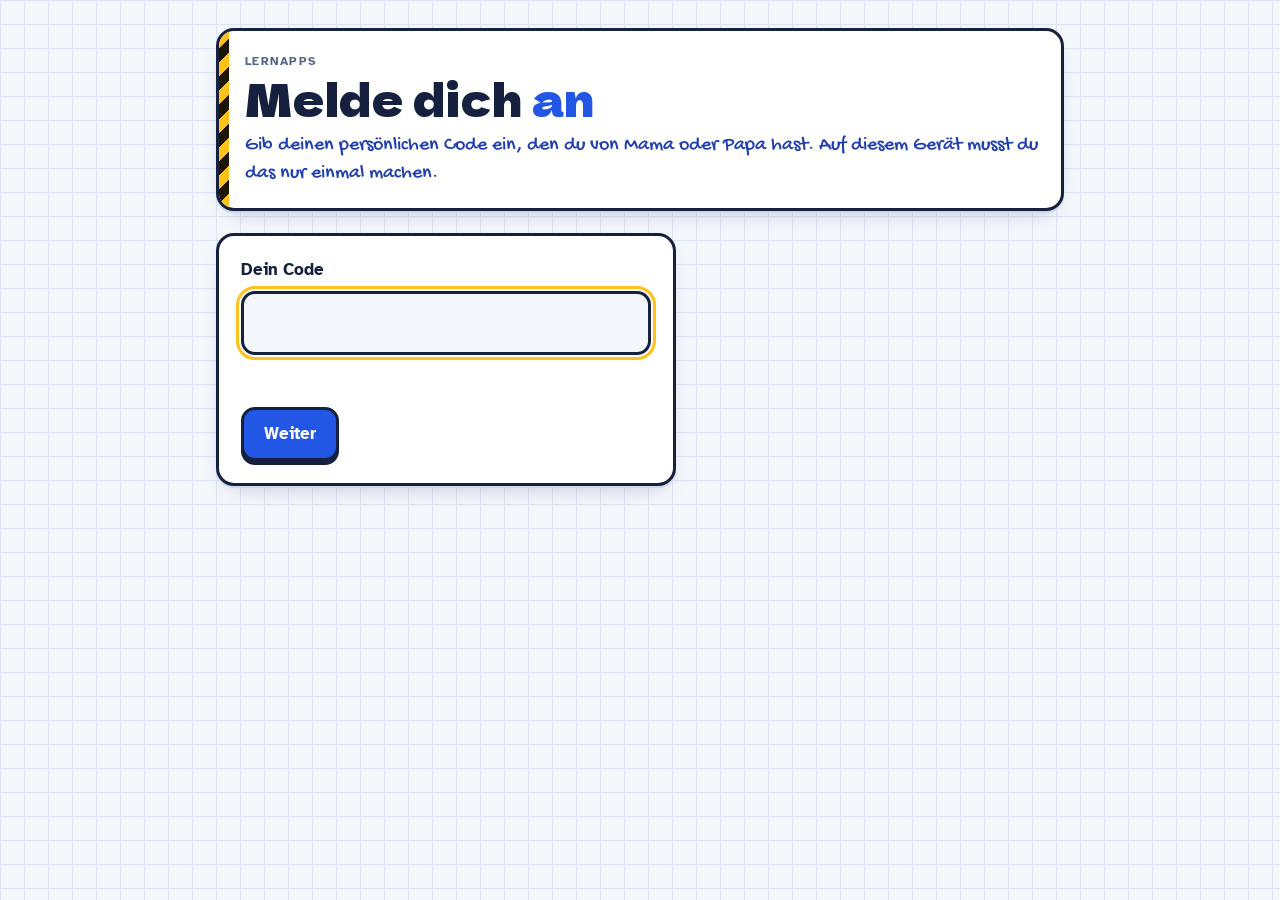
<file: index.html>
<!doctype html>
<html lang="de">
<head>
<meta charset="utf-8">
<meta name="viewport" content="width=device-width, initial-scale=1, viewport-fit=cover">
<title>Lernapps</title>
<link rel="icon" href="data:image/svg+xml,%3Csvg%20viewBox%3D%220%200%20100%20100%22%20xmlns%3D%22http%3A//www.w3.org/2000/svg%22%3E%0A%20%20%3Crect%20width%3D%22100%22%20height%3D%22100%22%20rx%3D%2222%22%20fill%3D%22%2315213F%22/%3E%0A%20%20%3Crect%20x%3D%2218%22%20y%3D%2218%22%20width%3D%2228%22%20height%3D%2228%22%20rx%3D%227%22%20fill%3D%22%232257E6%22/%3E%0A%20%20%3Crect%20x%3D%2254%22%20y%3D%2218%22%20width%3D%2228%22%20height%3D%2228%22%20rx%3D%227%22%20fill%3D%22%23FFC21A%22/%3E%0A%20%20%3Crect%20x%3D%2218%22%20y%3D%2254%22%20width%3D%2228%22%20height%3D%2228%22%20rx%3D%227%22%20fill%3D%22%2312995A%22/%3E%0A%20%20%3Crect%20x%3D%2254%22%20y%3D%2254%22%20width%3D%2228%22%20height%3D%2228%22%20rx%3D%227%22%20fill%3D%22%23D7263D%22/%3E%0A%3C/svg%3E">
<link rel="preconnect" href="https://fonts.googleapis.com">
<link rel="preconnect" href="https://fonts.gstatic.com" crossorigin>
<link rel="stylesheet" href="https://fonts.googleapis.com/css2?family=Atkinson+Hyperlegible:wght@400;700&family=Dela+Gothic+One&family=Gochi+Hand&family=Patrick+Hand&display=swap">
<style>
/* Shared design for all learning apps: one centered column on graph paper like a school notebook,
   sticky status bar and fixed tab bar. Apps override the color tokens in their own styles.css. */
:root {
  --paper: #F4F7FC;
  --grid: #DCE4F3;
  --card: #FFFFFF;
  --ink: #15213F;
  --ink-soft: #55648A;
  --line: #CDD7EA;
  --accent: #2257E6;
  --accent-soft: #DFE8FF;
  --accent-2: #8FE3FF;
  --gold: #FFC21A;
  --gold-ink: #1C1600;
  --bad: #D7263D;
  --bad-soft: #FDE3E6;
  --good: #12995A;
  --good-soft: #DAF4E7;
  --pen: #1F3FB0;
  --accent-strong: #2257E6;
  --go-strong: #12995A;
  --shadow: 0 2px 0 var(--line), 0 10px 24px -14px rgba(21, 33, 63, .35);
  --f-display: 'Dela Gothic One', 'Arial Black', Impact, system-ui, sans-serif;
  --f-body: 'Atkinson Hyperlegible', 'Segoe UI', system-ui, sans-serif;
  --f-hand: 'Gochi Hand', 'Comic Sans MS', 'Segoe Print', cursive;
  /* calmer handwriting for what learners type, easier to read than --f-hand */
  --f-write: 'Patrick Hand', 'Segoe Print', 'Comic Sans MS', cursive;
  /* page background and the decorative stripe on hero cards; apps swap these for their own look */
  --paper-pattern: linear-gradient(var(--grid) 1px, transparent 1px), linear-gradient(90deg, var(--grid) 1px, transparent 1px);
  --paper-size: 24px 24px;
  --stripe: repeating-linear-gradient(-45deg, var(--gold) 0 10px, var(--gold-ink) 10px 20px);
}
@media (prefers-color-scheme: dark) {
  :root:not([data-theme="light"]) {
    --paper: #0E1527; --grid: #18233D; --card: #152039; --ink: #EAF0FD; --ink-soft: #9DAED2; --line: #2A3A60;
    --accent: #7097FF; --accent-soft: #1E2C57; --accent-2: #A8ECFF; --gold: #FFC93D; --gold-ink: #1C1600;
    --bad: #FF5D70; --bad-soft: #3D1A24; --good: #34D08C; --good-soft: #11392A; --pen: #96B2FF; --accent-strong: #3B63E0; --go-strong: #148A55;
    --shadow: 0 2px 0 #0A1020, 0 10px 24px -14px rgba(0, 0, 0, .6);
    color-scheme: dark;
  }
}
:root[data-theme="dark"] {
  --paper: #0E1527; --grid: #18233D; --card: #152039; --ink: #EAF0FD; --ink-soft: #9DAED2; --line: #2A3A60;
  --accent: #7097FF; --accent-soft: #1E2C57; --accent-2: #A8ECFF; --gold: #FFC93D; --gold-ink: #1C1600;
  --bad: #FF5D70; --bad-soft: #3D1A24; --good: #34D08C; --good-soft: #11392A; --pen: #96B2FF; --accent-strong: #3B63E0; --go-strong: #148A55;
  --shadow: 0 2px 0 #0A1020, 0 10px 24px -14px rgba(0, 0, 0, .6);
  color-scheme: dark;
}

* { box-sizing: border-box; }
[hidden] { display: none !important; }
html, body { min-height: 100%; }
body {
  margin: 0;
  background-color: var(--paper);
  background-image: var(--paper-pattern);
  background-size: var(--paper-size);
  color: var(--ink);
  font-family: var(--f-body);
  font-size: 17px;
  line-height: 1.45;
  -webkit-tap-highlight-color: transparent;
}
body::before { content: ""; position: fixed; inset: 0 0 auto; height: env(safe-area-inset-top, 0px); z-index: 30; background: var(--card); }
button { font: inherit; color: inherit; cursor: pointer; }
button:focus-visible, [tabindex]:focus-visible, input:focus-visible, textarea:focus-visible { outline: 3px solid var(--gold); outline-offset: 2px; }
h1, h2, h3 { font-family: var(--f-display); font-weight: 400; line-height: 1.12; margin: 0; text-wrap: balance; letter-spacing: .01em; }
svg { display: block; }

.app { max-width: 880px; margin: 0 auto; padding-left: max(16px, env(safe-area-inset-left, 0px)); padding-right: max(16px, env(safe-area-inset-right, 0px)); padding-block: 0 110px; }

/* ---------- status bar ---------- */
.status {
  position: sticky; top: env(safe-area-inset-top, 0px); z-index: 20;
  margin: 0 calc(-1 * max(16px, env(safe-area-inset-left, 0px)));
  padding: 10px max(16px, env(safe-area-inset-right, 0px)) 10px max(16px, env(safe-area-inset-left, 0px));
  background: color-mix(in srgb, var(--card) 92%, transparent);
  backdrop-filter: blur(8px);
  border-bottom: 2px solid var(--line);
  display: flex; align-items: center; gap: 12px;
}
.rank { display: flex; align-items: center; gap: 10px; min-width: 0; flex: 1; }
.rank-badge { width: 42px; height: 42px; border-radius: 12px; background: var(--accent-strong); color: #fff; display: grid; place-items: center; font-family: var(--f-display); font-size: 18px; flex: none; }
.rank-text { min-width: 0; flex: 1; }
.rank-name { font-weight: 700; font-size: 14px; white-space: nowrap; overflow: hidden; text-overflow: ellipsis; }
.xpbar { height: 10px; border-radius: 99px; background: var(--accent-soft); overflow: hidden; margin-top: 4px; }
.xpbar i { display: block; height: 100%; background: linear-gradient(90deg, var(--accent), var(--accent-2)); border-radius: 99px; transition: width .6s cubic-bezier(.2, .8, .2, 1); }
.chips { display: flex; gap: 6px; flex: none; }
.chip { display: inline-flex; align-items: center; gap: 4px; padding: 5px 9px; border-radius: 99px; background: var(--paper); border: 2px solid var(--line); font-weight: 700; font-size: 14px; font-variant-numeric: tabular-nums; }
.chip svg { width: 18px; height: 18px; }
.chip.pop { animation: pop .5s; }
.iconbtn { border: 2px solid var(--line); background: var(--paper); border-radius: 12px; width: 38px; height: 38px; display: grid; place-items: center; flex: none; }
.iconbtn svg { width: 20px; height: 20px; }
a.iconbtn { color: inherit; text-decoration: none; }

/* ---------- tab bar ---------- */
.tabs {
  position: fixed; left: 0; right: 0; bottom: 0; z-index: 20;
  background: var(--card); border-top: 2px solid var(--line);
  padding: 6px max(16px, env(safe-area-inset-right, 0px)) calc(6px + env(safe-area-inset-bottom, 0px)) max(16px, env(safe-area-inset-left, 0px));
  display: flex; justify-content: center; gap: 4px;
}
.tabs button { flex: 1; max-width: 160px; border: 0; background: none; padding: 6px 4px; border-radius: 12px; display: flex; flex-direction: column; align-items: center; gap: 2px; font-size: 12px; font-weight: 700; color: var(--ink-soft); }
.tabs button svg { width: 26px; height: 26px; }
.tabs button[aria-current="true"] { color: var(--accent); background: var(--accent-soft); }

/* ---------- home ---------- */
.hero { margin-top: 18px; display: grid; grid-template-columns: 1fr auto; gap: 16px; align-items: stretch; }
.countdown {
  position: relative; padding: 18px 20px 18px 22px; border-radius: 18px; background: var(--card); box-shadow: var(--shadow);
  border: 3px solid var(--ink); overflow: hidden; min-width: 0;
}
.countdown::before { content: ""; position: absolute; inset: 0 auto 0 0; width: 10px; background: var(--stripe); }
.countdown.with-img { --hero-h: clamp(140px, 32vw, 230px); }
.countdown.with-img::before { top: calc(var(--hero-h) + 3px); }
.hero-img { display: block; width: calc(100% + 42px); max-width: none; height: var(--hero-h); margin: -18px -20px 14px -22px; object-fit: cover; object-position: var(--hero-pos, center); border-bottom: 3px solid var(--ink); }
.countdown .eyebrow { font-size: 12px; letter-spacing: .12em; text-transform: uppercase; font-weight: 700; color: var(--ink-soft); }
.countdown h1 { font-size: clamp(26px, 6vw, 40px); margin-top: 4px; }
.countdown h1 em { font-style: normal; color: var(--accent); }
.countdown p { margin: 8px 0 0; color: var(--ink-soft); max-width: 46ch; }
.hand { font-family: var(--f-hand); color: var(--pen); font-size: 1.15em; }
.herobox { width: 120px; border-radius: 18px; background: #0B1020; display: grid; place-items: end center; padding-bottom: 8px; box-shadow: var(--shadow); overflow: hidden; }
.herobox svg { width: 100%; height: 150px; }
.goalrow { display: grid; grid-template-columns: repeat(3, minmax(0, 1fr)); gap: 12px; margin-top: 14px; }
.tile { background: var(--card); border-radius: 16px; padding: 12px 14px; box-shadow: var(--shadow); border: 2px solid var(--line); display: flex; gap: 12px; align-items: center; min-width: 0; text-align: left; }
button.tile:hover { border-color: var(--accent); }
.tile b { display: block; font-size: 15px; }
.tile span { display: block; font-size: 13px; color: var(--ink-soft); }
.tile .ring { width: 46px; height: 46px; flex: none; }
.tile .ico { width: 42px; height: 42px; flex: none; border-radius: 12px; display: grid; place-items: center; }
.tile .ico svg { width: 26px; height: 26px; }
.tile.exam { border-color: var(--ink); background: var(--gold); color: var(--gold-ink); }
.tile.exam span { color: var(--gold-ink); opacity: .8; }

/* endless trainer */
.tr-top { background: var(--good); } .tr-good { background: var(--gold); } .tr-weak { background: var(--bad); } .tr-new { background: var(--line); }
.tr-bar { display: flex; gap: 3px; height: 14px; border-radius: 99px; overflow: hidden; background: var(--line); }
.tr-bar i { display: block; min-width: 6px; }
.trainer-tile { display: grid; gap: 8px; width: 100%; margin-top: 12px; padding: 14px 16px; text-align: left; background: var(--card); border: 3px solid var(--ink); border-radius: 18px; box-shadow: var(--shadow); color: var(--ink); }
.trainer-tile:hover { border-color: var(--accent); }
.tt-head { display: flex; flex-wrap: wrap; align-items: baseline; justify-content: space-between; gap: 2px 12px; }
.tt-head b { font-family: var(--f-display); font-size: 20px; }
.tt-head span, .tt-go { font-size: 14px; color: var(--ink-soft); }
.trainer { text-align: center; padding-top: 20px; max-width: 560px; margin: 0 auto; }
.trainer h1 { font-size: clamp(30px, 7vw, 44px); }
.trainer .tr-bar { height: 20px; margin: 16px 0 12px; }
.tr-round { margin: 6px auto 0; }
.tr-legend { display: grid; gap: 6px; text-align: left; }
.tr-legend div { display: grid; grid-template-columns: 14px 34px 1fr auto; align-items: center; gap: 10px; font-size: 16px; }
.tr-legend i, .tr-list summary i { width: 14px; height: 14px; border-radius: 50%; display: inline-block; }
.tr-legend b { text-align: right; font-variant-numeric: tabular-nums; }
.tr-legend em { font-style: normal; color: var(--ink-soft); font-variant-numeric: tabular-nums; }
.tr-stars { display: flex; gap: 10px; align-items: center; text-align: left; margin: 16px 0 0; padding: 10px 12px; border-radius: 14px; background: var(--paper); border: 2px solid var(--line); font-size: 15px; }
.tr-stars svg { width: 28px; height: 28px; flex: none; }
.tr-how { color: var(--ink-soft); font-size: 15px; text-align: left; margin: 16px 0; }
.trainer .actions { display: flex; gap: 12px; justify-content: center; flex-wrap: wrap; margin-bottom: 20px; }
.tr-list { text-align: left; border-top: 2px solid var(--line); padding: 10px 0; }
.tr-list summary { cursor: pointer; font-weight: 700; display: flex; align-items: center; gap: 10px; }
.tr-words { display: flex; flex-wrap: wrap; gap: 6px; margin-top: 10px; }
.tr-words span { padding: 4px 10px; border-radius: 10px; background: var(--paper); border: 2px solid var(--line); font-weight: 700; }
.tr-words small, .toast small { font-weight: 400; color: var(--ink-soft); }
.trainer-chip svg { width: 18px; height: 18px; }

.world { margin-top: 30px; }
.world-head { display: flex; align-items: center; gap: 14px; }
.world-art { width: 64px; height: 64px; flex: none; background: var(--card); border: 3px solid var(--ink); border-radius: 16px; padding: 6px; color: var(--ink); box-shadow: var(--shadow); }
.world-art:has(.wimg) { width: 76px; height: 76px; padding: 0; overflow: hidden; }
.wimg { display: block; width: 100%; height: auto; aspect-ratio: 1; object-fit: cover; border-radius: 13px; }
.world-head h2 { font-size: clamp(20px, 4.4vw, 26px); }
.world-head p { margin: 2px 0 0; color: var(--ink-soft); font-size: 15px; }
.world-num { font-family: var(--f-hand); color: var(--pen); font-size: 20px; }
.world-prog { margin-left: auto; text-align: right; font-weight: 700; font-size: 14px; flex: none; }
.world-prog small { display: block; color: var(--ink-soft); font-weight: 400; }
.path { display: grid; grid-template-columns: repeat(var(--cols, 4), minmax(0, 1fr)); gap: 14px 10px; margin-top: 16px; padding: 16px; background: color-mix(in srgb, var(--card) 70%, transparent); border: 2px dashed var(--line); border-radius: 20px; }
.node { min-width: 0; display: flex; flex-direction: column; align-items: center; gap: 6px; border: 0; background: none; padding: 4px; text-align: center; }
.node .bubble { width: 72px; height: 72px; border-radius: 50%; display: grid; place-items: center; background: var(--card); border: 3px solid var(--ink); box-shadow: 0 5px 0 var(--ink); transition: transform .15s; position: relative; color: var(--ink); }
.node .bubble svg { width: 34px; height: 34px; }
.node:hover .bubble { transform: translateY(-3px); }
.node:active .bubble { transform: translateY(3px); box-shadow: 0 2px 0 var(--ink); }
.node.done .bubble { background: var(--accent-strong); color: #fff; }
.node.next .bubble { background: var(--gold); color: var(--gold-ink); animation: bob 1.6s ease-in-out infinite; }
.node.locked { cursor: not-allowed; }
.node.locked .bubble { background: var(--paper); border-color: var(--line); box-shadow: 0 5px 0 var(--line); color: var(--ink-soft); }
.node .lbl { font-size: 13px; font-weight: 700; line-height: 1.2; overflow-wrap: anywhere; hyphens: auto; max-width: 100%; }
.node.locked .lbl { color: var(--ink-soft); }
.stars { display: flex; gap: 1px; }
.stars svg { width: 16px; height: 16px; }

/* ---------- generic ---------- */
.btn { border: 3px solid var(--ink); background: var(--card); color: var(--ink); padding: 12px 20px; border-radius: 14px; font-weight: 700; font-size: 17px; box-shadow: 0 4px 0 var(--ink); transition: transform .08s; display: inline-flex; align-items: center; justify-content: center; gap: 8px; }
.btn:active { transform: translateY(3px); box-shadow: 0 1px 0 var(--ink); }
.btn.primary { background: var(--accent-strong); color: #fff; }
.btn.go { background: var(--go-strong); color: #fff; }
.btn.warn { background: var(--gold); color: var(--gold-ink); }
.btn[disabled] { opacity: .45; cursor: not-allowed; }
.btn.small { padding: 8px 14px; font-size: 15px; }
.muted { color: var(--ink-soft); }
.section-title { font-size: clamp(24px, 5vw, 32px); margin: 24px 0 6px; }
.lead { color: var(--ink-soft); margin: 0 0 16px; max-width: 60ch; }

/* ---------- level screen ---------- */
.stage { position: fixed; inset: 0; z-index: 40; background: var(--paper); background-image: var(--paper-pattern); background-size: var(--paper-size); overflow-y: auto; padding-top: env(safe-area-inset-top, 0px); padding-bottom: env(safe-area-inset-bottom, 0px); }
.stage-inner { max-width: 760px; margin: 0 auto; padding-left: max(16px, env(safe-area-inset-left, 0px)); padding-right: max(16px, env(safe-area-inset-right, 0px)); padding-block: 12px 180px; }
.stage-top { display: flex; align-items: center; gap: 12px; position: sticky; top: 0; padding: 10px 0; background: var(--paper); z-index: 2; }
.progress { flex: 1; height: 16px; border-radius: 99px; background: var(--card); border: 2px solid var(--line); overflow: hidden; }
.progress i { display: block; height: 100%; background: var(--good); border-radius: 99px; transition: width .4s; }
.combo { font-family: var(--f-display); color: var(--gold-ink); background: var(--gold); border-radius: 10px; padding: 3px 10px; font-size: 15px; white-space: nowrap; }
.combo.hot { animation: pulse .8s infinite; }
.timer { height: 6px; border-radius: 99px; background: var(--line); overflow: hidden; margin: 4px 0 10px; }
.timer i { display: block; height: 100%; background: var(--bad); transform-origin: left; }
.qtitle { font-size: 13px; font-weight: 700; letter-spacing: .1em; text-transform: uppercase; color: var(--ink-soft); margin-top: 10px; }
.question { font-size: clamp(21px, 4.4vw, 27px); font-weight: 700; margin: 6px 0 18px; text-wrap: balance; line-height: 1.3; }
.options { display: grid; gap: 10px; }
.opt { text-align: left; border: 3px solid var(--line); background: var(--card); border-radius: 16px; padding: 14px 16px; font-size: 18px; display: flex; gap: 12px; align-items: center; box-shadow: 0 4px 0 var(--line); transition: transform .08s, border-color .15s; }
.opt:hover:not([disabled]) { border-color: var(--accent); }
.opt kbd { font-family: var(--f-body); font-size: 13px; font-weight: 700; border: 2px solid var(--line); border-radius: 8px; width: 28px; height: 28px; display: grid; place-items: center; flex: none; color: var(--ink-soft); }
.opt.right { border-color: var(--good); background: var(--good-soft); box-shadow: 0 4px 0 var(--good); }
.opt.wrong { border-color: var(--bad); background: var(--bad-soft); box-shadow: 0 4px 0 var(--bad); animation: shake .4s; }
.opt[disabled] { cursor: default; }
.figure { width: min(220px, 60vw); aspect-ratio: 1; margin: 0 auto 18px; background: var(--card); border: 3px solid var(--ink); border-radius: 22px; padding: 18px; color: var(--ink); box-shadow: var(--shadow); max-width: 100%; }

.sheet { position: fixed; left: 0; right: 0; bottom: 0; z-index: 45; transform: translateY(110%); transition: transform .3s cubic-bezier(.2, .9, .3, 1.1); padding: 16px max(16px, env(safe-area-inset-right, 0px)) calc(16px + env(safe-area-inset-bottom, 0px)) max(16px, env(safe-area-inset-left, 0px)); border-top: 3px solid var(--ink); }
.sheet.show { transform: none; }
.sheet.ok { background: var(--good-soft); }
.sheet.bad { background: var(--bad-soft); }
.sheet-inner { max-width: 760px; margin: 0 auto; display: flex; gap: 16px; align-items: center; flex-wrap: wrap; }
.sheet h3 { font-size: 22px; }
.sheet.ok h3 { color: var(--good); }
.sheet.bad h3 { color: var(--bad); }
.sheet p { margin: 4px 0 0; }
.sheet .txt { flex: 1; min-width: 220px; }
.sheet .xp { font-family: var(--f-display); color: var(--accent); }

/* match */
.match { display: grid; grid-template-columns: minmax(0, 1fr) minmax(0, 1.3fr); gap: 10px 14px; }
.match .col { display: grid; gap: 10px; align-content: start; }
.mcard { border: 3px solid var(--line); background: var(--card); border-radius: 14px; padding: 10px 12px; text-align: left; display: flex; align-items: center; gap: 10px; min-height: 58px; font-size: 16px; box-shadow: 0 3px 0 var(--line); }
.mcard .mart { width: 40px; height: 40px; flex: none; color: var(--ink); }
.mcard.sel { border-color: var(--accent); background: var(--accent-soft); }
.mcard.ok { border-color: var(--good); background: var(--good-soft); opacity: .55; cursor: default; }
.mcard.no { border-color: var(--bad); animation: shake .4s; }

/* swipe */
.swipe-wrap { position: relative; height: 300px; margin: 10px auto 20px; max-width: 460px; }
.scard { position: absolute; inset: 0; background: var(--card); border: 3px solid var(--ink); border-radius: 24px; padding: 28px; display: grid; place-items: center; text-align: center; font-size: clamp(20px, 4.5vw, 25px); font-weight: 700; box-shadow: var(--shadow); touch-action: pan-y; user-select: none; transition: transform .35s, opacity .35s; }
.scard .stamp { position: absolute; top: 16px; font-family: var(--f-display); font-size: 22px; padding: 4px 12px; border: 4px solid; border-radius: 10px; opacity: 0; transition: opacity .1s; }
.scard .stamp.l { left: 16px; color: var(--bad); transform: rotate(-12deg); }
.scard .stamp.r { right: 16px; color: var(--good); transform: rotate(12deg); }
.scard.back { transform: scale(.94) translateY(14px); opacity: .6; }
.swipe-btns { display: flex; gap: 12px; justify-content: center; }
.swipe-btns .btn { flex: 1; max-width: 220px; }

/* sort */
.sort-card { margin: 14px auto 22px; max-width: 420px; background: var(--card); border: 3px solid var(--ink); border-radius: 20px; padding: 26px 20px; text-align: center; font-size: 22px; font-weight: 700; box-shadow: var(--shadow); min-height: 120px; display: grid; place-items: center; }
.sort-card.fly-0 { animation: fly0 .4s forwards; } .sort-card.fly-1 { animation: fly1 .4s forwards; } .sort-card.fly-2 { animation: fly2 .4s forwards; }
.buckets { display: grid; gap: 12px; grid-template-columns: repeat(auto-fit, minmax(150px, 1fr)); }
.bucket { border: 3px dashed var(--ink-soft); background: var(--card); border-radius: 18px; padding: 14px; min-height: 120px; text-align: center; font-weight: 700; display: flex; flex-direction: column; gap: 8px; align-items: center; }
.bucket:hover { border-color: var(--accent); border-style: solid; }
.bucket .count { font-family: var(--f-display); font-size: 26px; color: var(--accent); }
.bucket .mini { display: flex; flex-wrap: wrap; gap: 4px; justify-content: center; }
.bucket .mini span { font-size: 12px; font-weight: 400; background: var(--accent-soft); border-radius: 6px; padding: 2px 6px; }

/* order */
.order-list { display: grid; gap: 10px; }
.ocard { text-align: left; border: 3px solid var(--line); background: var(--card); border-radius: 14px; padding: 12px 14px; font-size: 17px; display: flex; gap: 12px; align-items: center; box-shadow: 0 3px 0 var(--line); }
.ocard .n { width: 32px; height: 32px; border-radius: 50%; border: 2px dashed var(--line); display: grid; place-items: center; font-weight: 700; flex: none; }
.ocard.placed { border-color: var(--good); background: var(--good-soft); cursor: default; }
.ocard.placed .n { background: var(--good); color: #fff; border: 0; }
.ocard.no { border-color: var(--bad); animation: shake .4s; }
.hearts { display: flex; gap: 4px; }
.hearts svg { width: 24px; height: 24px; }

/* write */
.answer { width: 100%; min-height: 140px; border: 3px solid var(--line); border-radius: 16px; padding: 14px; font: inherit; font-size: 18px; background: var(--card); color: var(--ink); resize: vertical; font-family: var(--f-write); font-size: 20px; }
.type-lead { font-size: 17px; color: var(--ink-soft); margin-top: 4px; }
.type-word { font-family: var(--f-display); font-size: clamp(30px, 8vw, 46px); line-height: 1.15; margin: 8px 0 18px; overflow-wrap: anywhere; }
.type-word small { display: block; font-family: var(--f-body); font-size: 16px; font-weight: 400; color: var(--ink-soft); margin-top: 6px; }
.type-form { display: grid; gap: 12px; }
.tfield { display: grid; gap: 4px; font-size: 14px; font-weight: 700; letter-spacing: .04em; text-transform: uppercase; color: var(--ink-soft); }
.tfield input { width: 100%; border: 3px solid var(--line); border-radius: 14px; padding: 12px 14px; font: inherit; font-family: var(--f-write); font-size: 24px; letter-spacing: .02em; text-transform: none; background: var(--card); color: var(--ink); }
.tfield input:focus { outline: none; border-color: var(--accent); }
.tfield input.right { border-color: var(--good); background: var(--good-soft); }
.tfield input.wrong { border-color: var(--bad); background: var(--bad-soft); animation: shake .4s; }
.type-btns { display: flex; gap: 10px; flex-wrap: wrap; margin-top: 4px; }
.model { margin-top: 16px; padding: 16px; border-radius: 16px; background: var(--card); border: 3px solid var(--good); }
.model h4 { margin: 0 0 6px; font-size: 14px; letter-spacing: .08em; text-transform: uppercase; color: var(--good); }
.kw { display: flex; flex-wrap: wrap; gap: 6px; margin-top: 10px; }
.kw span { border-radius: 99px; padding: 3px 10px; font-size: 14px; font-weight: 700; border: 2px solid; }
.kw .hit { color: var(--good); border-color: var(--good); background: var(--good-soft); }
.kw .miss { color: var(--bad); border-color: var(--bad); background: var(--bad-soft); }
.selfrate { display: flex; flex-wrap: wrap; gap: 10px; margin-top: 16px; }
.points { display: grid; gap: 8px; }
.points label { display: flex; gap: 10px; align-items: flex-start; padding: 10px 12px; border-radius: 12px; border: 2px solid var(--line); background: var(--paper); cursor: pointer; }
.points input { width: 22px; height: 22px; flex: none; margin-top: 1px; accent-color: var(--good); }

/* ---------- more answer kinds (items.js) ---------- */
.qimg { margin: 6px 0 14px; }
.qimg img, .hint img { display: block; max-width: 100%; max-height: 300px; margin: 0 auto; border-radius: 14px; border: 3px solid var(--ink); background: #fff; cursor: zoom-in; }
.hint-row { margin: 14px 0 4px; }
.hint-row .btn svg { width: 20px; height: 20px; }
.hint { margin-top: 10px; padding: 14px 16px; border-radius: 14px; background: color-mix(in srgb, var(--gold) 22%, var(--card)); border: 2px solid var(--gold); }
.hint p { margin: 0 0 6px; }
.hint .src { font-size: 14px; color: var(--ink-soft); }
.zoom { position: fixed; inset: 0; z-index: 90; background: rgba(0, 0, 0, .85); display: grid; place-items: center; gap: 12px; padding: 16px; grid-template-rows: 1fr auto; }
.zoom img { max-width: 100%; max-height: 82vh; object-fit: contain; border-radius: 10px; background: #fff; }
.bd-chips { display: flex; flex-wrap: wrap; gap: 8px; margin: 12px 0; }
.bd-chip, .bd-slot, .bd-gap, .bd-l, .bd-r, .bd-grow .seg button { border: 3px solid var(--line); background: var(--card); color: var(--ink); border-radius: 12px; padding: 10px 14px; font-size: 17px; font-weight: 700; box-shadow: 0 3px 0 var(--line); text-align: left; }
.bd-chip[disabled] { opacity: .3; box-shadow: none; }
.bd-picked { display: grid; gap: 8px; min-height: 56px; padding: 10px; border: 2px dashed var(--line); border-radius: 14px; }
.bd-slot { border-color: var(--accent); }
.bd-pairs { display: grid; grid-template-columns: 1fr 1fr; gap: 10px; }
.bd-pairs .col { display: grid; gap: 8px; align-content: start; }
.bd-l, .bd-r { display: flex; gap: 8px; align-items: center; font-size: 16px; }
.bd-l.sel { border-color: var(--gold); background: color-mix(in srgb, var(--gold) 20%, var(--card)); }
.tag { min-width: 26px; height: 26px; border-radius: 8px; display: grid; place-items: center; background: var(--accent-soft); color: var(--accent); font-size: 14px; flex: none; }
.tag:empty { background: var(--paper); }
.bd-groups { display: grid; gap: 10px; }
.bd-grow { display: grid; gap: 6px; padding: 10px 12px; border-radius: 14px; border: 2px solid var(--line); background: var(--card); }
.bd-grow > span { font-weight: 700; }
.bd-grow .seg { display: flex; flex-wrap: wrap; gap: 6px; }
.bd-grow .seg button { padding: 6px 12px; font-size: 15px; }
.bd-grow .seg button.on { border-color: var(--accent); background: var(--accent-soft); }
.bd-cloze { font-size: 20px; line-height: 2.1; }
.bd-gap { padding: 2px 12px; font-size: 18px; margin: 0 2px; border-style: dashed; }
.bd-gap.filled { border-style: solid; border-color: var(--accent); }
.bd-multi.on { border-color: var(--accent); background: var(--accent-soft); }
.bd-multi.on kbd { background: var(--accent); color: #fff; border-color: var(--accent); }
.bd-slot.right, .bd-gap.right, .bd-l.right, .bd-grow.right, .bd-multi.right { border-color: var(--good); background: var(--good-soft); }
.bd-slot.wrong, .bd-gap.wrong, .bd-l.wrong, .bd-grow.wrong, .bd-multi.wrong { border-color: var(--bad); background: var(--bad-soft); }
.bd-multi.missed { border-color: var(--good); border-style: dashed; }

/* ---------- parents' view (parents.js) ---------- */
.ptable { overflow-x: auto; }
.ptable table { width: 100%; border-collapse: collapse; font-size: 15px; background: var(--card); border-radius: 14px; overflow: hidden; }
.ptable th, .ptable td { padding: 8px 10px; border-bottom: 2px solid var(--line); text-align: left; }
.plist { display: grid; gap: 10px; padding-left: 22px; }
.plist .muted { font-size: 14px; }
.pbtns { display: flex; gap: 10px; flex-wrap: wrap; margin: 10px 0; }
.pcode { min-height: 90px; font-family: ui-monospace, monospace; font-size: 12px; word-break: break-all; }
.bad-text { color: var(--bad); font-weight: 700; }



/* memory */
.memory { display: grid; grid-template-columns: repeat(4, minmax(0, 1fr)); gap: 10px; }
.mem { aspect-ratio: 1; perspective: 600px; border: 0; padding: 0; background: none; }
.mem .in { display: block; position: relative; width: 100%; height: 100%; transition: transform .4s; transform-style: preserve-3d; }
.mem.open .in, .mem.gone .in { transform: rotateY(180deg); }
.mem .f, .mem .b { position: absolute; inset: 0; backface-visibility: hidden; border-radius: 14px; border: 3px solid var(--ink); display: grid; place-items: center; padding: 6px; }
.mem .f { background: var(--accent); background-image: repeating-linear-gradient(45deg, transparent 0 8px, rgba(255, 255, 255, .12) 8px 16px); }
.mem .f svg { width: 40%; color: #fff; }
.mem .b { background: var(--card); transform: rotateY(180deg); font-weight: 700; font-size: clamp(11px, 2.6vw, 15px); text-align: center; color: var(--ink); line-height: 1.15; }
.mem .b svg { width: 80%; }
.mem.gone .b { border-color: var(--good); background: var(--good-soft); }

/* learn */
.learn-head { display: flex; flex-wrap: wrap; align-items: center; justify-content: space-between; gap: 8px 10px; margin-top: 10px; min-height: 40px; }
.learn-head .qtitle { margin-top: 0; flex: 1 1 220px; }
.read-ctrl { flex: none; display: flex; gap: 6px; margin-left: auto; }
.read-rate { min-width: 54px; padding-left: 8px; padding-right: 8px; font-variant-numeric: tabular-nums; }
.read-aloud { flex: none; } .read-aloud svg { width: 20px; height: 20px; }
.read-aloud.on { background: var(--accent-strong); color: #fff; }
.learn-card { background: var(--card); border: 3px solid var(--ink); border-radius: 22px; padding: 22px; box-shadow: var(--shadow); }
.learn-card h2 { font-size: clamp(22px, 4.8vw, 30px); margin-bottom: 10px; }
.learn-card p { font-size: 18px; margin: 0; max-width: 62ch; }
.learn-card ul, .learn-card ol { margin: 6px 0 0; padding-left: 22px; display: grid; gap: 8px; font-size: 17px; }
.learn-card ol li::marker { font-family: var(--f-display); color: var(--accent); }
.dev-grid { display: grid; grid-template-columns: repeat(auto-fill, minmax(150px, 1fr)); gap: 10px; }
.dev { border: 2px solid var(--line); border-radius: 16px; padding: 10px; text-align: center; background: var(--paper); }
.dev .a { width: 74px; height: 74px; margin: 0 auto 6px; color: var(--ink); }
.dev b { display: block; font-size: 15px; }
.dev span { display: block; font-size: 13px; color: var(--ink-soft); line-height: 1.3; }
.dots { display: flex; gap: 6px; justify-content: center; margin: 16px 0; }
.dots i { width: 10px; height: 10px; border-radius: 50%; background: var(--line); }
.dots i.on { background: var(--accent); width: 26px; border-radius: 99px; }
.nav-row { display: flex; justify-content: space-between; gap: 12px; }

/* results */
.result { text-align: center; padding-top: 30px; }
.result h1 { font-size: clamp(30px, 7vw, 46px); }
.bigstars { display: flex; justify-content: center; gap: 8px; margin: 22px 0; }
.bigstars svg { width: 76px; height: 76px; opacity: .2; transform: scale(.4); }
.bigstars svg.on { animation: starIn .5s forwards; }
.rewards { display: flex; gap: 12px; justify-content: center; flex-wrap: wrap; margin: 10px 0 24px; }
.reward { background: var(--card); border: 3px solid var(--ink); border-radius: 16px; padding: 10px 16px; font-family: var(--f-display); font-size: 22px; display: flex; gap: 8px; align-items: center; }
.reward svg { width: 26px; height: 26px; }
.result .actions { display: flex; gap: 12px; justify-content: center; flex-wrap: wrap; }
.grade { font-family: var(--f-display); font-size: 92px; line-height: 1; color: var(--accent); }

/* arcade */
.games { display: grid; grid-template-columns: repeat(auto-fit, minmax(240px, 1fr)); gap: 14px; }
.game { background: var(--card); border: 3px solid var(--ink); border-radius: 20px; overflow: hidden; box-shadow: var(--shadow); display: flex; flex-direction: column; text-align: left; padding: 0; }
.game .thumb { height: 120px; overflow: hidden; }
.game .thumb svg { height: 100%; width: 100%; }
.game .body { padding: 14px 16px 16px; display: grid; gap: 6px; }
.game h3 { font-size: 20px; }
.game p { margin: 0; font-size: 15px; color: var(--ink-soft); }
.game .meta { display: flex; justify-content: space-between; align-items: center; font-weight: 700; font-size: 14px; margin-top: 4px; }
.game.locked { filter: grayscale(1); opacity: .65; }
.ticketbar { display: flex; align-items: center; gap: 14px; padding: 14px 16px; border-radius: 18px; background: var(--gold); color: var(--gold-ink); border: 3px solid var(--ink); margin-bottom: 16px; }
.ticketbar svg { width: 40px; height: 40px; flex: none; }
.ticketbar b { font-family: var(--f-display); font-size: 22px; }
.ticketbar p { margin: 0; font-size: 14px; }

.game-stage { position: fixed; inset: 0; z-index: 50; background: #0B1020; display: flex; flex-direction: column; padding-top: env(safe-area-inset-top, 0px); padding-bottom: env(safe-area-inset-bottom, 0px); }
.game-bar { display: flex; align-items: center; gap: 12px; padding: 10px max(16px, env(safe-area-inset-right, 0px)) 10px max(16px, env(safe-area-inset-left, 0px)); color: #fff; }
.game-bar .ttl { font-family: var(--f-display); font-size: 18px; flex: 1; }
.game-bar .iconbtn { background: rgba(255, 255, 255, .1); border-color: rgba(255, 255, 255, .25); color: #fff; }
.game-area { flex: 1; position: relative; min-height: 0; }
.game-area canvas { position: absolute; inset: 0; width: 100%; height: 100%; touch-action: none; }
.overlay { position: absolute; inset: 0; display: grid; place-items: center; padding: 20px; background: rgba(8, 12, 26, .72); color: #fff; text-align: center; overflow-y: auto; }
.overlay .box { max-width: 560px; width: 100%; }
.overlay h2 { font-size: clamp(26px, 6vw, 40px); }
.overlay p { color: #C8D3EE; }
.overlay .btn { border-color: #fff; box-shadow: 0 4px 0 #fff; }
.fq { text-align: left; background: #152039; border: 2px solid #2A3A60; border-radius: 18px; padding: 18px; }
.fq .question { color: #fff; font-size: clamp(19px, 4vw, 24px); }
.fq .opt { background: #1B2949; border-color: #33467A; box-shadow: 0 4px 0 #33467A; color: #fff; }
.fq .opt kbd { border-color: #33467A; color: #9DAED2; }
.fq .opt.right { background: #11392A; border-color: #34D08C; box-shadow: 0 4px 0 #34D08C; }
.fq .opt.wrong { background: #3D1A24; border-color: #FF5D70; box-shadow: 0 4px 0 #FF5D70; }
.fq .fact { margin-top: 12px; color: #C8D3EE; font-size: 15px; }

/* football blitz */
.blitz { position: absolute; inset: 0; display: flex; flex-direction: column; gap: 14px; padding: 16px; max-width: 520px; margin: 0 auto; color: #fff; background: radial-gradient(ellipse at top, #1C4F8A, #0B1020 75%); }
.blitz .timer { background: rgba(255, 255, 255, .15); margin: 0; }
.blitz .timer i { background: #FFC21A; }
.blitz-score { text-align: center; color: #C8D3EE; font-size: 16px; }
.blitz-score b { font-family: var(--f-display); font-size: 26px; color: #fff; }
.blitz-card { flex: 1; min-height: 0; display: flex; flex-direction: column; justify-content: center; gap: 14px; background: #152039; border: 3px solid #33467A; border-radius: 22px; padding: 20px; text-align: center; touch-action: none; user-select: none; cursor: grab; transition: border-color .15s, background .15s; }
.blitz-q { color: #C8D3EE; font-size: clamp(17px, 4.2vw, 21px); }
.blitz-a { font-family: var(--f-display); font-size: clamp(24px, 7vw, 36px); color: #FFC21A; overflow-wrap: anywhere; }
.blitz-note { min-height: 1.4em; color: #fff; font-size: 16px; }
.blitz-card.right { border-color: #34D08C; background: #11392A; }
.blitz-card.wrong { border-color: #FF5D70; background: #3D1A24; }
.blitz-btns { display: flex; gap: 12px; }
.blitz-btns .btn { flex: 1; border-color: #fff; box-shadow: 0 4px 0 #fff; font-size: 19px; padding: 14px 10px; }
.blitz-no { background: #D7263D; color: #fff; }

/* knowledge scorer */
.scorer { position: absolute; inset: 0; overflow-y: auto; display: flex; flex-direction: column; gap: 12px; padding: 14px 16px 18px; color: #fff; background: linear-gradient(#0B4D2C, #13804A); }
.scorer > * { width: 100%; max-width: 640px; margin-left: auto; margin-right: auto; }
.scorer .timer { background: rgba(255, 255, 255, .18); margin: 0 auto; }
.scorer .timer i { background: #FFC21A; }
.scorer-q { font-size: clamp(19px, 4.6vw, 24px); text-align: center; }
.scorer-q .type-lead { font-size: 15px; color: #CFE8DA; margin-bottom: 4px; }
.scorer-goals { display: grid; grid-template-columns: repeat(3, 1fr); gap: 8px; }
.sgoal { position: relative; min-height: 136px; padding: 8px 6px 56px; border: 5px solid #fff; border-bottom: 0; border-radius: 4px 4px 0 0; color: #fff; font-weight: 700; font-size: clamp(15px, 4.2vw, 18px); line-height: 1.25; display: flex; align-items: flex-start; justify-content: center; overflow-wrap: anywhere; hyphens: auto;
  background: repeating-linear-gradient(0deg, rgba(255, 255, 255, .14) 0 1px, transparent 1px 12px), repeating-linear-gradient(90deg, rgba(255, 255, 255, .14) 0 1px, transparent 1px 12px), rgba(0, 0, 0, .18); transition: background-color .2s, transform .2s; }
.sgoal:not([disabled]):hover { background-color: rgba(255, 194, 26, .2); }
.sgoal-txt { position: relative; z-index: 1; }
.sgoal-keeper { position: absolute; left: 50%; bottom: 0; width: 26px; height: 34px; margin-left: -13px; border-radius: 8px 8px 3px 3px; background: #FFC21A; transition: transform .25s; }
.sgoal-keeper::before { content: ""; position: absolute; left: 6px; top: -14px; width: 14px; height: 14px; border-radius: 50%; background: #FFD6B0; }
.sgoal.goal { background-color: rgba(255, 194, 26, .35); transform: scale(1.04); }
.sgoal.saved .sgoal-keeper { transform: translateY(-6px) rotate(-14deg) scale(1.15); }
.sgoal.answer { outline: 4px dashed #34D08C; outline-offset: 3px; }
.sgoal[disabled] { cursor: default; opacity: 1; }
@media (max-width: 599px) {
  .scorer-goals.stack { grid-template-columns: 1fr; }
  .scorer-goals.stack .sgoal { min-height: 66px; padding: 10px 56px 10px 14px; border-bottom: 5px solid #fff; border-radius: 4px; align-items: center; justify-content: flex-start; text-align: left; }
  .scorer-goals.stack .sgoal-keeper { left: auto; right: 16px; bottom: 4px; margin-left: 0; width: 22px; height: 26px; }
  .scorer-goals.stack .sgoal-keeper::before { left: 5px; top: -12px; width: 12px; height: 12px; }
}
.scorer-pitch { height: 58px; display: grid; place-items: center; }
.sball { width: 34px; height: 34px; border-radius: 50%; background: radial-gradient(circle at 50% 50%, #111 0 26%, #fff 28%); border: 2px solid #111; transition: transform .4s cubic-bezier(.2, .7, .3, 1), opacity .3s; }
.sball.gone { opacity: 0; }
.scorer-fact { min-height: 1.4em; text-align: center; color: #E5F3EA; font-size: 16px; }
.scorer-next { text-align: center; }
.scorer-next .btn { border-color: #fff; box-shadow: 0 4px 0 #fff; }
.scorer-dots { display: flex; gap: 8px; justify-content: center; }
.scorer-dots i { width: 14px; height: 14px; border-radius: 50%; background: rgba(255, 255, 255, .25); }
.scorer-dots i.hit { background: #34D08C; }
.scorer-dots i.miss { background: #FF5D70; }

/* badges */
.badges { display: grid; grid-template-columns: repeat(auto-fill, minmax(150px, 1fr)); gap: 12px; }
.badge { background: var(--card); border: 3px solid var(--line); border-radius: 18px; padding: 14px 10px; text-align: center; }
.badge .medal { width: 64px; height: 64px; margin: 0 auto 8px; }
.badge b { display: block; font-size: 15px; }
.badge span { display: block; font-size: 13px; color: var(--ink-soft); line-height: 1.3; }
.badge.off { opacity: .5; }
.badge.off .medal { filter: grayscale(1); }
.statgrid { display: grid; grid-template-columns: repeat(auto-fit, minmax(140px, 1fr)); gap: 12px; margin-bottom: 20px; }
.stat { background: var(--card); border: 2px solid var(--line); border-radius: 16px; padding: 12px 14px; }
.stat b { font-family: var(--f-display); font-size: 26px; display: block; font-variant-numeric: tabular-nums; }
.stat span { font-size: 13px; color: var(--ink-soft); }

/* cheat sheet */
.cheat { display: grid; gap: 14px; }
.cheat details { background: var(--card); border: 3px solid var(--ink); border-radius: 18px; overflow: hidden; }
.cheat summary { padding: 14px 18px; font-family: var(--f-display); font-size: 19px; cursor: pointer; list-style: none; display: flex; align-items: center; gap: 12px; }
.cheat summary::-webkit-details-marker { display: none; }
.cheat summary .sa { width: 40px; height: 40px; flex: none; color: var(--ink); }
.cheat summary::after { content: "+"; margin-left: auto; font-size: 26px; color: var(--accent); }
.cheat details[open] summary::after { content: "–"; }
.cheat .cbody { padding: 0 18px 18px; display: grid; gap: 14px; }
.cheat h4 { margin: 0 0 4px; font-size: 16px; color: var(--accent); }
.cheat p, .cheat li { font-size: 16px; }
.cheat p { margin: 0; }
.cheat ul, .cheat ol { margin: 0; padding-left: 20px; display: grid; gap: 4px; }

/* toasts & modal */
.toasts { position: fixed; top: calc(70px + env(safe-area-inset-top, 0px)); left: 50%; transform: translateX(-50%); z-index: 70; display: grid; gap: 8px; width: min(420px, calc(100% - 32px)); pointer-events: none; }
.toast { background: var(--ink); color: var(--paper); border-radius: 16px; padding: 12px 16px; display: flex; gap: 12px; align-items: center; animation: toastIn .4s, toastOut .4s 3.2s forwards; box-shadow: 0 12px 30px -10px rgba(0, 0, 0, .5); }
.toast svg { width: 40px; height: 40px; flex: none; }
.toast b { display: block; }
.toast span { font-size: 14px; opacity: .8; }
.modal { position: fixed; inset: 0; z-index: 80; background: rgba(8, 12, 26, .6); display: grid; place-items: center; padding: 20px; }
.modal .box { background: var(--card); border: 3px solid var(--ink); border-radius: 24px; padding: 26px; max-width: 440px; width: 100%; text-align: center; animation: pop .5s; }
.modal h2 { font-size: 28px; margin: 6px 0; }
.modal p { color: var(--ink-soft); }
.modal .thumb { height: 110px; border-radius: 14px; overflow: hidden; margin-bottom: 8px; }
.modal .thumb svg { width: 100%; height: 100%; }
#confetti { position: fixed; inset: 0; pointer-events: none; z-index: 90; width: 100%; height: 100%; }

@keyframes pop { 0% { transform: scale(.6); } 60% { transform: scale(1.12); } 100% { transform: scale(1); } }
@keyframes bob { 0%, 100% { transform: translateY(0); } 50% { transform: translateY(-5px); } }
@keyframes shake { 0%, 100% { transform: translateX(0); } 25% { transform: translateX(-8px); } 75% { transform: translateX(8px); } }
@keyframes pulse { 0%, 100% { transform: scale(1); } 50% { transform: scale(1.1); } }
@keyframes starIn { 0% { opacity: 0; transform: scale(.2) rotate(-40deg); } 70% { opacity: 1; transform: scale(1.25) rotate(8deg); } 100% { opacity: 1; transform: scale(1) rotate(0); } }
@keyframes toastIn { from { opacity: 0; transform: translateY(-20px); } }
@keyframes toastOut { to { opacity: 0; transform: translateY(-20px); } }
@keyframes fly0 { to { transform: translate(-120px, 160px) scale(.3); opacity: 0; } }
@keyframes fly1 { to { transform: translate(0, 170px) scale(.3); opacity: 0; } }
@keyframes fly2 { to { transform: translate(120px, 160px) scale(.3); opacity: 0; } }
@keyframes flick { 0%, 100% { transform: scaleY(1) skewX(0); } 25% { transform: scaleY(1.05) skewX(-2deg); } 50% { transform: scaleY(.96) skewX(1deg); } 75% { transform: scaleY(1.03) skewX(2deg); } }
.flicker { transform-origin: 50% 100%; transform-box: fill-box; animation: flick 1.2s ease-in-out infinite; }

@media (max-width: 640px) {
  body { font-size: 16px; }
  .hero { grid-template-columns: 1fr; }
  .herobox { display: none; }
  .goalrow { grid-template-columns: 1fr; }
  .path { grid-template-columns: repeat(var(--cols-sm, 3), minmax(0, 1fr)); padding: 12px 8px; }
  .node .bubble { width: 62px; height: 62px; }
  .match { grid-template-columns: 1fr 1fr; }
  .mcard { font-size: 14px; padding: 8px; }
  .mcard .mart { width: 30px; height: 30px; }
  .chip.hide-sm { display: none; }
  .status { gap: 8px; }
  .status .iconbtn { width: 34px; height: 34px; border-radius: 10px; }
  .rank { gap: 8px; }
  .rank-badge { width: 36px; height: 36px; font-size: 16px; border-radius: 10px; }
  .rank-name { font-size: 13px; }
  .chips { gap: 4px; }
  .chip { padding: 4px 7px; font-size: 13px; }
  .chip svg { width: 16px; height: 16px; }
  .world-prog small { display: none; }
  .world-head { flex-wrap: wrap; gap: 10px 12px; }
  .world-art { width: 52px; height: 52px; }
  .world-art:has(.wimg) { width: 64px; height: 64px; }
  .world-head > div:nth-child(2) { flex: 1; }
  .world-prog { order: 3; width: 100%; text-align: left; margin-left: 0; }
  .node .lbl { font-size: 12px; }
}
@media (prefers-reduced-motion: reduce) {
  *, *::before, *::after { animation-duration: .01ms !important; animation-iteration-count: 1 !important; transition-duration: .01ms !important; }
}

/* Listen button of the optional speech module (core/modules/speech.js). */
.say { display: inline-grid; place-items: center; width: 30px; height: 30px; margin-left: 6px; vertical-align: middle; border: 2px solid var(--line); border-radius: 50%; background: var(--card); color: var(--accent); cursor: pointer; padding: 0; font-style: normal; }
.say svg { width: 16px; height: 16px; }
.type-word .say { width: 38px; height: 38px; }
.type-word .say svg { width: 20px; height: 20px; }

/* Competence sheet on the start page (core/checklist.js). */
.checklist { margin: 22px 0 8px; background: var(--card); border: 3px solid var(--ink); border-radius: 22px; padding: 16px 14px 10px; box-shadow: var(--shadow); }
.cl-head h2 { font-family: var(--f-display); font-size: 22px; margin: 0 0 4px; }
.cl-head p { margin: 0 0 10px; color: var(--ink-soft); font-size: 15px; }
.cl-cols, .cl-row { display: grid; grid-template-columns: 1fr repeat(4, 30px); gap: 4px; align-items: center; }
.cl-cols span { font-size: 10px; font-weight: 700; color: var(--ink-soft); text-align: center; writing-mode: vertical-rl; transform: rotate(180deg); justify-self: center; line-height: 1.1; }
.cl-row { width: 100%; text-align: left; background: none; border: 0; border-top: 2px solid var(--line); padding: 9px 0; color: var(--ink); font: inherit; cursor: pointer; }
.cl-row.cl-free { cursor: default; }
.cl-text { font-size: 15px; line-height: 1.35; min-width: 0; }
.cl-text small { display: block; font-size: 12px; color: var(--ink-soft); margin-top: 2px; }
.cl-text em { display: block; font-size: 13px; color: var(--accent); margin-top: 3px; }
.cl-box { width: 24px; height: 24px; justify-self: center; border: 2px solid var(--line); border-radius: 7px; display: grid; place-items: center; font-weight: 700; font-size: 14px; color: #fff; }
.cl-box.on.c0 { background: var(--good); border-color: var(--good); }
.cl-box.on.c1 { background: var(--gold); border-color: var(--gold); color: var(--ink); }
.cl-box.on.c2 { background: var(--accent-2); border-color: var(--accent-2); }
.cl-box.on.c3 { background: var(--bad); border-color: var(--bad); }

/* Staff, xylophone and melodies of the optional music module (core/modules/music.js). */
.staff { display: block; width: 100%; height: auto; margin: 6px auto; overflow: visible; }
.staff .st-line { stroke: var(--ink); stroke-width: 1.1; }
.staff .st-clef { font-family: 'Noto Music', serif; font-size: 50px; fill: var(--ink); }
.staff .st-meter { font-family: var(--f-display); font-size: 19px; fill: var(--ink); text-anchor: middle; }
.staff .st-head { fill: var(--ink); stroke: var(--ink); stroke-width: 1.4; }
.staff .st-head.hollow { fill: var(--card); stroke-width: 2; }
.staff .st-stem, .staff .st-flag { stroke: var(--ink); stroke-width: 1.5; fill: none; }
.staff .st-dot, .staff .st-rest { fill: var(--ink); }
.staff .st-label { font-family: var(--f-body); font-size: 12px; font-weight: 700; fill: var(--pen, var(--ink)); text-anchor: middle; }
.staff .st-num { font-family: var(--f-body); font-size: 11px; font-weight: 700; fill: var(--ink-soft); text-anchor: middle; }
.staff .st-mark { font-family: var(--f-body); font-size: 9.5px; font-weight: 700; fill: var(--accent); text-anchor: middle; }
.staff .hi, .staff .st-label.hi { fill: var(--accent); stroke: var(--accent); }
.staff .st-head.hollow.hi { fill: var(--accent-soft); }
.staff .placed { fill: var(--accent); stroke: var(--accent); }
.staff .good { fill: var(--good); stroke: var(--good); }
.staff .bad { fill: var(--bad); stroke: var(--bad); }
.staff .st-label.good, .staff .st-label.bad { stroke: none; }
.staff .st-head.playing { fill: var(--gold); stroke: var(--gold); }
.question .staff, .type-word .staff { max-height: 190px; }
/* Staves inside the reward games sit on a white card, the pitch behind them is dark. */
.scorer-q .staff { --ink: #1B1A33; --card: #FFFFFF; --pen: #2B2470; background: #FFFFFF; border-radius: 12px; max-width: 280px; max-height: 150px; margin: 8px auto 0; }
.scorer-q .melody-card { --ink: #1B1A33; --card: #FFFFFF; --line: #DAD7CA; text-align: left; }
.scorer-q .melody-card .staff { max-height: none; margin: 2px auto; }
.staffpick { background: var(--card); border: 2px solid var(--line); border-radius: 16px; padding: 6px 10px; touch-action: manipulation; }
.staffpick svg { cursor: crosshair; }
.sp-tip { font-size: 13px; margin: 2px 0 4px; text-align: center; }

.xylo { display: flex; align-items: center; gap: 5px; height: 150px; padding: 10px 8px; margin: 10px 0 6px; border-radius: 16px; background: linear-gradient(transparent 32%, #6B4A2B 32%, #6B4A2B 38%, transparent 38%, transparent 62%, #6B4A2B 62%, #6B4A2B 68%, transparent 68%); }
.xbar { flex: 1; height: var(--h); min-width: 0; border: 2px solid #8A5A2B; border-radius: 8px; background: linear-gradient(90deg, #E9C38C, #F6DDB0 45%, #DDAE6F); box-shadow: 0 3px 0 #9A6A35; cursor: pointer; display: flex; align-items: flex-end; justify-content: center; padding: 0 0 8px; font-family: var(--f-display); font-size: 15px; color: #4A2F14; touch-action: manipulation; }
.xbar.hit { animation: xhit .25s ease; }
@keyframes xhit { 50% { transform: translateY(4px) scale(.97); filter: brightness(1.15); } }
.xy-picked { display: flex; flex-wrap: wrap; gap: 6px; min-height: 36px; justify-content: center; }
.xy-picked span { min-width: 36px; height: 34px; padding: 0 6px; border-radius: 10px; border: 2px dashed var(--line); display: grid; place-items: center; font-weight: 700; color: var(--ink-soft); }
.xy-picked span.on { border-style: solid; border-color: var(--accent); color: var(--ink); background: var(--accent-soft); }
.xy-picked span.right { border-color: var(--good); background: var(--good-soft); }
.xy-picked span.wrong { border-color: var(--bad); background: var(--bad-soft); }
.xy-listen, .xy-tools { display: flex; justify-content: center; gap: 8px; margin: 6px 0; }
.btn.listen svg, .xy-listen svg { width: 18px; height: 18px; vertical-align: -3px; margin-right: 6px; }
.melody-card { background: var(--card); border: 2px solid var(--line); border-radius: 14px; padding: 8px 10px; margin: 10px 0; overflow-x: auto; }
.melody-card .staff { margin: 2px auto; }
.melody-card .mc-head { display: flex; align-items: center; justify-content: space-between; gap: 8px; flex-wrap: wrap; font: 700 15px/1.3 var(--f-body); color: var(--ink); text-align: left; }
.melody-card .mc-head .btn { font: 700 13px var(--f-body); }

/* cloud.js: an app the parents locked. */
.cloud-lock { position: fixed; inset: 0; z-index: 90; background: color-mix(in srgb, var(--paper) 94%, transparent); display: grid; place-items: center; padding: 20px; }
.cloud-lock-box { max-width: 420px; padding: 26px; border-radius: 24px; background: var(--card); border: 3px solid var(--ink); text-align: center; display: grid; gap: 10px; justify-items: center; }
.cloud-lock-box > svg { width: 56px; height: 56px; color: var(--ink-soft); }
.cloud-lock-box p { margin: 0 0 6px; color: var(--ink-soft); }

/* Start page. Builds on core/core.css (tokens, graph paper, typography). */
.app.hub { padding-block: 0 60px; }
.hub-head { margin-top: 28px; padding: 22px 22px 20px 26px; border-radius: 18px; background: var(--card); border: 3px solid var(--ink); box-shadow: var(--shadow); position: relative; overflow: hidden; }
.hub-head::before { content: ""; position: absolute; inset: 0 auto 0 0; width: 10px; background: var(--stripe); }
.hub-head .eyebrow { font-size: 12px; letter-spacing: .12em; text-transform: uppercase; font-weight: 700; color: var(--ink-soft); }
.hub-head h1 { font-size: clamp(28px, 6.4vw, 44px); margin-top: 4px; }
.hub-head h1 em { font-style: normal; color: var(--accent); }
.hub-head p { margin: 8px 0 0; }

.hub-group { margin-top: 30px; }
.hub-group h2 { font-family: var(--f-hand); font-size: 30px; color: var(--pen); }
.hub-grid { display: grid; grid-template-columns: repeat(auto-fill, minmax(min(100%, 340px), 1fr)); gap: 14px; margin-top: 10px; }

.hub-card { display: flex; gap: 14px; align-items: flex-start; padding: 16px; border-radius: 20px; background: var(--card); border: 3px solid var(--ink); box-shadow: 0 5px 0 var(--ink); color: inherit; text-decoration: none; transition: transform .12s; }
.hub-card:hover { transform: translateY(-3px); }
.hub-card:active { transform: translateY(3px); box-shadow: 0 2px 0 var(--ink); }
.hub-card.with-cover { flex-wrap: wrap; overflow: hidden; }
.hub-cover { flex: 0 0 calc(100% + 32px); width: calc(100% + 32px); height: 150px; margin: -16px -16px 0; object-fit: cover; border-bottom: 3px solid var(--ink); }
.hub-card:focus-visible { outline: 3px solid var(--gold); outline-offset: 3px; }
.hub-icon { width: 68px; height: 68px; flex: none; border-radius: 18px; overflow: hidden; color: var(--ink); }
.hub-icon svg { width: 100%; height: 100%; }
.hub-body { flex: 1; min-width: 0; display: grid; gap: 6px; justify-items: start; }
.hub-meta { font-size: 12px; letter-spacing: .1em; text-transform: uppercase; font-weight: 700; color: var(--ink-soft); }
.hub-body h3 { font-size: 22px; }
.hub-body p { margin: 0; font-size: 15px; color: var(--ink-soft); }
.hub-go { font-family: var(--f-display); font-size: 30px; line-height: 1; color: var(--accent); align-self: center; }

.pill { display: inline-block; padding: 3px 10px; border-radius: 10px; font-size: 13px; font-weight: 700; background: var(--accent-soft); color: var(--ink); }
.pill.soon { background: var(--gold); color: var(--gold-ink); }
.pill.done { background: var(--paper); color: var(--ink-soft); border: 2px solid var(--line); }

.hub-progress { width: 100%; margin-top: 4px; }
.hub-progress .xpbar { margin-top: 0; }
.hub-stats { display: flex; flex-wrap: wrap; gap: 4px 14px; margin-top: 6px; font-size: 13px; font-weight: 700; color: var(--ink-soft); }
.hub-stats span { display: inline-flex; align-items: center; gap: 4px; }
.hub-stats .i { width: 16px; height: 16px; }
.hub-new { font-size: 14px; font-style: italic; }

/* Sign-in, profile picker and the play-time account. */
.hub-tags { display: flex; flex-wrap: wrap; gap: 6px; }
.pill svg { width: 14px; height: 14px; vertical-align: -2px; margin-right: 4px; }
.pill.play { background: var(--good-soft); color: var(--ink); }
.hub-card.locked { opacity: .6; box-shadow: none; }
.hub-card.locked:hover { transform: none; }
.hub-actions { display: flex; flex-wrap: wrap; gap: 10px; margin-top: 14px; }
.hub-login { margin-top: 22px; padding: 22px; border-radius: 18px; background: var(--card); border: 3px solid var(--ink); box-shadow: var(--shadow); display: grid; gap: 8px; max-width: 460px; }
.hub-login label { font-weight: 700; }
.hub-code { font: 400 28px/1.2 var(--f-display); letter-spacing: .12em; text-transform: uppercase; padding: 12px 14px; border-radius: 14px; border: 3px solid var(--ink); background: var(--paper); color: var(--ink); width: 100%; min-width: 0; }
.hub-err { margin: 0; min-height: 1.3em; color: var(--bad); font-weight: 700; }
.hub-profiles { display: grid; grid-template-columns: repeat(auto-fill, minmax(150px, 1fr)); gap: 14px; margin-top: 22px; }
.hub-profile { display: grid; justify-items: center; gap: 4px; padding: 18px 10px; border-radius: 20px; background: var(--card); border: 3px solid var(--ink); box-shadow: 0 5px 0 var(--ink); color: var(--ink); font: inherit; }
.hub-profile:active { transform: translateY(3px); box-shadow: 0 2px 0 var(--ink); }
.hub-profile b { font-size: 20px; }
.hub-profile small { color: var(--ink-soft); font-weight: 700; }
.hub-profile.add { border-style: dashed; box-shadow: none; }
.hub-avatar { width: 64px; height: 64px; border-radius: 50%; display: grid; place-items: center; background: var(--accent-strong); color: #fff; font: 400 30px var(--f-display); }
.hub-profile.add .hub-avatar { background: var(--paper); color: var(--ink-soft); border: 2px dashed var(--line); }
.hub-play { display: flex; gap: 14px; align-items: center; margin-top: 18px; padding: 14px 18px; border-radius: 18px; background: var(--good-soft); border: 3px solid var(--ink); }
.hub-play b { font-family: var(--f-display); font-weight: 400; font-size: 22px; }
.hub-play span { display: block; margin-top: 2px; font-size: 15px; color: var(--ink-soft); }
.hub-play-icon { width: 46px; height: 46px; flex: none; color: var(--go-strong, var(--good)); }
.hub-play-icon svg { width: 100%; height: 100%; }
.hub-foot { margin-top: 34px; text-align: center; }
.linkbtn { border: 0; background: none; padding: 4px; color: var(--ink-soft); font: inherit; font-size: 14px; text-decoration: underline; cursor: pointer; }

</style>
</head>
<body>
<div class="app hub" id="hub"></div><div class="toasts" id="toasts" aria-live="polite"></div>
<script>
// Small helpers shared by the engine, the games and every app.

const $ = (sel, root = document) => root.querySelector(sel);
const $$ = (sel, root = document) => [...root.querySelectorAll(sel)];
const shuffle = a => { const r = a.slice(); for (let i = r.length - 1; i > 0; i--) { const j = Math.floor(Math.random() * (i + 1)); [r[i], r[j]] = [r[j], r[i]]; } return r; };
const pick = a => a[Math.floor(Math.random() * a.length)];
const clamp = (v, a, b) => Math.max(a, Math.min(b, v));
const esc = s => String(s).replace(/[&<>"']/g, c => ({ '&': '&amp;', '<': '&lt;', '>': '&gt;', '"': '&quot;', "'": '&#39;' }[c]));
const norm = s => s.toLowerCase().replace(/ä/g, 'ae').replace(/ö/g, 'oe').replace(/ü/g, 'ue').replace(/ß/g, 'ss');
const sleep = ms => new Promise(r => setTimeout(r, ms));

function svg(inner, vb = '0 0 100 100') {
  return `<svg viewBox="${vb}" xmlns="http://www.w3.org/2000/svg" aria-hidden="true">${inner}</svg>`;
}

// Dates are plain 'YYYY-MM-DD' strings in local time.
const isoDate = d => `${d.getFullYear()}-${String(d.getMonth() + 1).padStart(2, '0')}-${String(d.getDate()).padStart(2, '0')}`;
const todayStr = () => isoDate(new Date());
function parseDate(s) { const [y, m, d] = s.split('-').map(Number); return new Date(y, m - 1, d); }
function daysUntil(s) { const now = new Date(); now.setHours(0, 0, 0, 0); return Math.round((parseDate(s) - now) / 864e5); }
const WEEKDAYS = ['Sonntag', 'Montag', 'Dienstag', 'Mittwoch', 'Donnerstag', 'Freitag', 'Samstag'];
const weekdayOf = s => WEEKDAYS[parseDate(s).getDay()];
function shortDate(s) { const d = parseDate(s); return `${d.getDate()}.${d.getMonth() + 1}.`; }
// A period after a solution, unless it already ends with a punctuation mark.
const endDot = t => /[.!?…]$/.test(String(t).replace(/<[^>]*>/g, '').trim()) ? '' : '.';


// Inline SVG icons for the shared UI. Colors come from the theme tokens in core.css.

const ICON = {
  star: (on = true) => `<svg viewBox="0 0 24 24"><path d="M12 2.5l2.9 6 6.6.9-4.8 4.6 1.2 6.5L12 17.4l-5.9 3.1 1.2-6.5L2.5 9.4l6.6-.9z" fill="${on ? 'var(--gold)' : 'var(--line)'}" stroke="${on ? 'var(--gold-ink)' : 'var(--ink-soft)'}" stroke-width="1.4" stroke-linejoin="round"/></svg>`,
  ticket: `<svg viewBox="0 0 24 24"><path d="M3 7h18v3a2 2 0 0 0 0 4v3H3v-3a2 2 0 0 0 0-4z" fill="var(--gold)" stroke="var(--gold-ink)" stroke-width="1.5" stroke-linejoin="round"/><path d="M14 7v10" stroke="var(--gold-ink)" stroke-width="1.5" stroke-dasharray="2 2"/></svg>`,
  fire: `<svg viewBox="0 0 24 24"><path d="M12 2c3 4 6 6 6 11a6 6 0 0 1-12 0c0-3 2-5 3-7 1 2 1 3 3 4 0-3-1-5 0-8z" fill="#FF8A3D" stroke="#B4471A" stroke-width="1.4" stroke-linejoin="round"/></svg>`,
  heart: (on = true) => `<svg viewBox="0 0 24 24"><path d="M12 21s-8-5.2-8-11a4.5 4.5 0 0 1 8-2.8A4.5 4.5 0 0 1 20 10c0 5.8-8 11-8 11z" fill="${on ? 'var(--bad)' : 'var(--line)'}"/></svg>`,
  close: `<svg viewBox="0 0 24 24"><path d="M6 6l12 12M18 6L6 18" stroke="currentColor" stroke-width="2.6" stroke-linecap="round"/></svg>`,
  soundOn: `<svg viewBox="0 0 24 24"><path d="M4 9h4l5-4v14l-5-4H4z" fill="currentColor"/><path d="M16 8.5a5 5 0 0 1 0 7M18.5 6a8.5 8.5 0 0 1 0 12" fill="none" stroke="currentColor" stroke-width="2" stroke-linecap="round"/></svg>`,
  soundOff: `<svg viewBox="0 0 24 24"><path d="M4 9h4l5-4v14l-5-4H4z" fill="currentColor"/><path d="M16 9l6 6M22 9l-6 6" stroke="currentColor" stroke-width="2" stroke-linecap="round"/></svg>`,
  play: `<svg viewBox="0 0 24 24"><path d="M7 4.5v15l12-7.5z" fill="currentColor"/></svg>`,
  pause: `<svg viewBox="0 0 24 24"><path d="M6.5 4.5h4v15h-4zM13.5 4.5h4v15h-4z" fill="currentColor"/></svg>`,
  map: `<svg viewBox="0 0 24 24"><path d="M9 4L3 6v14l6-2 6 2 6-2V4l-6 2z M9 4v14 M15 6v14" fill="none" stroke="currentColor" stroke-width="2" stroke-linejoin="round"/></svg>`,
  book: `<svg viewBox="0 0 24 24"><path d="M4 5a2 2 0 0 1 2-2h13v16H6a2 2 0 0 0-2 2z M4 19V5 M8 7h7" fill="none" stroke="currentColor" stroke-width="2" stroke-linejoin="round" stroke-linecap="round"/></svg>`,
  pad: `<svg viewBox="0 0 24 24"><path d="M7 7h10a5 5 0 0 1 4.8 6.4l-1 3.4a2.5 2.5 0 0 1-4.3.9L14.6 16H9.4l-1.9 1.7a2.5 2.5 0 0 1-4.3-.9l-1-3.4A5 5 0 0 1 7 7z" fill="none" stroke="currentColor" stroke-width="2" stroke-linejoin="round"/><path d="M8 10v4M6 12h4" stroke="currentColor" stroke-width="2" stroke-linecap="round"/><circle cx="16" cy="11" r="1.2" fill="currentColor"/><circle cx="18" cy="13" r="1.2" fill="currentColor"/></svg>`,
  trophy: `<svg viewBox="0 0 24 24"><path d="M7 4h10v5a5 5 0 0 1-10 0z M7 6H4a3 3 0 0 0 3 4 M17 6h3a3 3 0 0 1-3 4 M12 14v4 M8 20h8" fill="none" stroke="currentColor" stroke-width="2" stroke-linejoin="round" stroke-linecap="round"/></svg>`,
  check: `<svg viewBox="0 0 24 24"><path d="M5 12.5l4.5 4.5L19 7" fill="none" stroke="currentColor" stroke-width="3" stroke-linecap="round" stroke-linejoin="round"/></svg>`,
  lock: `<svg viewBox="0 0 24 24"><rect x="5" y="11" width="14" height="10" rx="2" fill="none" stroke="currentColor" stroke-width="2"/><path d="M8 11V8a4 4 0 0 1 8 0v3" fill="none" stroke="currentColor" stroke-width="2"/></svg>`,
  box: `<svg viewBox="0 0 24 24"><path d="M3 8l9-4 9 4v9l-9 4-9-4z M3 8l9 4 9-4 M12 12v9" fill="none" stroke="currentColor" stroke-width="2" stroke-linejoin="round"/></svg>`,
  exam: `<svg viewBox="0 0 24 24"><rect x="5" y="4" width="14" height="17" rx="2" fill="none" stroke="currentColor" stroke-width="2"/><path d="M9 4V2.8h6V4 M8.5 10l1.5 1.5 3-3 M8.5 16h7" fill="none" stroke="currentColor" stroke-width="2" stroke-linecap="round" stroke-linejoin="round"/></svg>`,
  apps: `<svg viewBox="0 0 24 24"><rect x="3" y="3" width="7.5" height="7.5" rx="2" fill="none" stroke="currentColor" stroke-width="2"/><rect x="13.5" y="3" width="7.5" height="7.5" rx="2" fill="none" stroke="currentColor" stroke-width="2"/><rect x="3" y="13.5" width="7.5" height="7.5" rx="2" fill="none" stroke="currentColor" stroke-width="2"/><rect x="13.5" y="13.5" width="7.5" height="7.5" rx="2" fill="currentColor"/></svg>`,
  bulb: `<svg viewBox="0 0 24 24"><path d="M9 18h6 M10 21h4 M12 3a6 6 0 0 0-3.5 10.9c.6.5 1 1.2 1 2.1h5c0-.9.4-1.6 1-2.1A6 6 0 0 0 12 3z" fill="none" stroke="currentColor" stroke-width="2" stroke-linecap="round" stroke-linejoin="round"/></svg>`,
  bolt: `<svg viewBox="0 0 24 24"><path d="M13 2L4 14h7l-1 8 9-12h-7z" fill="var(--gold)" stroke="var(--gold-ink)" stroke-width="1.4" stroke-linejoin="round"/></svg>`,
  medal: (c1, c2) => `<svg viewBox="0 0 64 64"><path d="M20 4h10l4 18H24z" fill="var(--accent)"/><path d="M44 4H34l-4 18h10z" fill="var(--bad)"/><circle cx="32" cy="40" r="19" fill="${c1}" stroke="var(--ink)" stroke-width="3"/><circle cx="32" cy="40" r="12" fill="none" stroke="${c2}" stroke-width="3"/><path d="M32 32l2.4 5 5.4.6-4 3.6 1.1 5.3L32 43.8l-4.9 2.7 1.1-5.3-4-3.6 5.4-.6z" fill="${c2}"/></svg>`,
};

const TYPE_ICON = {
  learn: ICON.book,
  match: `<svg viewBox="0 0 24 24"><circle cx="6" cy="7" r="2.5" fill="currentColor"/><circle cx="18" cy="17" r="2.5" fill="currentColor"/><circle cx="6" cy="17" r="2.5" fill="none" stroke="currentColor" stroke-width="2"/><circle cx="18" cy="7" r="2.5" fill="none" stroke="currentColor" stroke-width="2"/><path d="M8.5 7.5l7 9" stroke="currentColor" stroke-width="2"/></svg>`,
  mc: `<svg viewBox="0 0 24 24"><path d="M9 9a3 3 0 1 1 4 2.8c-.8.3-1 1-1 1.7V15" fill="none" stroke="currentColor" stroke-width="2.4" stroke-linecap="round"/><circle cx="12" cy="19" r="1.5" fill="currentColor"/></svg>`,
  swipe: `<svg viewBox="0 0 24 24"><rect x="6" y="3" width="12" height="16" rx="2" fill="none" stroke="currentColor" stroke-width="2"/><path d="M2 21l3-3M22 21l-3-3" stroke="currentColor" stroke-width="2" stroke-linecap="round"/></svg>`,
  sort: `<svg viewBox="0 0 24 24"><path d="M3 13h7v7H3z M14 13h7v7h-7z M9 3h6v6H9z M12 9v2" fill="none" stroke="currentColor" stroke-width="2" stroke-linejoin="round"/></svg>`,
  order: `<svg viewBox="0 0 24 24"><path d="M9 6h11 M9 12h11 M9 18h11" stroke="currentColor" stroke-width="2" stroke-linecap="round"/><text x="2" y="8" font-size="7" font-weight="700" fill="currentColor">1</text><text x="2" y="14" font-size="7" font-weight="700" fill="currentColor">2</text><text x="2" y="20" font-size="7" font-weight="700" fill="currentColor">3</text></svg>`,
  write: `<svg viewBox="0 0 24 24"><path d="M4 20l1-4L16 5l3 3L8 19z M14 7l3 3" fill="none" stroke="currentColor" stroke-width="2" stroke-linejoin="round"/></svg>`,
  label: `<svg viewBox="0 0 24 24"><path d="M3 12V4h8l10 10-8 8z" fill="none" stroke="currentColor" stroke-width="2" stroke-linejoin="round"/><circle cx="7.5" cy="8.5" r="1.6" fill="currentColor"/></svg>`,
  sim: `<svg viewBox="0 0 24 24"><path d="M12 2c3 4 5 6 5 10a5 5 0 0 1-10 0c0-3 2-5 3-7 1 2 1 3 2 3 0-2 0-4 0-6z" fill="none" stroke="currentColor" stroke-width="2" stroke-linejoin="round"/><path d="M10 22h4" stroke="currentColor" stroke-width="2"/></svg>`,
  memory: `<svg viewBox="0 0 24 24"><rect x="3" y="4" width="8" height="11" rx="1.5" fill="none" stroke="currentColor" stroke-width="2"/><rect x="13" y="9" width="8" height="11" rx="1.5" fill="currentColor"/></svg>`,
  imgquiz: `<svg viewBox="0 0 24 24"><path d="M2 12s4-7 10-7 10 7 10 7-4 7-10 7S2 12 2 12z" fill="none" stroke="currentColor" stroke-width="2"/><circle cx="12" cy="12" r="3" fill="currentColor"/></svg>`,
  ghsquiz: `<svg viewBox="0 0 24 24"><path d="M12 2l10 10-10 10L2 12z" fill="none" stroke="currentColor" stroke-width="2.4" stroke-linejoin="round"/><path d="M12 7v6" stroke="currentColor" stroke-width="2.4" stroke-linecap="round"/><circle cx="12" cy="16.5" r="1.4" fill="currentColor"/></svg>`,
};


// Feedback effects: WebAudio sounds (no files), confetti, toasts and modals.

const Sound = {
  ctx: null,
  ensure() {
    if (!state.sound) return null;
    try {
      if (!this.ctx) this.ctx = new (window.AudioContext || window.webkitAudioContext)();
      if (this.ctx.state === 'suspended') this.ctx.resume();
    } catch (e) { return null; }
    return this.ctx;
  },
  tone(f, d = .12, type = 'sine', vol = .12, when = 0, slide = 0) {
    const c = this.ensure(); if (!c) return;
    const t = c.currentTime + when, o = c.createOscillator(), g = c.createGain();
    o.type = type; o.frequency.setValueAtTime(f, t);
    if (slide) o.frequency.exponentialRampToValueAtTime(slide, t + d);
    g.gain.setValueAtTime(vol, t); g.gain.exponentialRampToValueAtTime(.0001, t + d);
    o.connect(g); g.connect(c.destination); o.start(t); o.stop(t + d + .02);
  },
  right() { this.tone(660, .09, 'triangle', .14); this.tone(990, .16, 'triangle', .14, .08); },
  wrong() { this.tone(200, .28, 'sawtooth', .07, 0, 120); },
  click() { this.tone(520, .04, 'square', .04); },
  coin() { this.tone(988, .07, 'square', .06); this.tone(1319, .18, 'square', .06, .07); },
  fanfare() { [523, 659, 784, 1047].forEach((f, i) => this.tone(f, .22, 'triangle', .13, i * .11)); this.tone(1047, .5, 'triangle', .1, .5); },
  whistle() { this.tone(2100, .12, 'sine', .08); this.tone(2100, .35, 'sine', .08, .16); },
  kick() { this.tone(140, .12, 'sine', .25, 0, 50); },
  // Looping filtered noise, e.g. for a roaring flame or a crowd.
  noiseNode: null,
  setRoar(level) {
    const c = this.ensure();
    if (!c) return;
    if (!this.noiseNode) {
      const buf = c.createBuffer(1, c.sampleRate * 2, c.sampleRate), d = buf.getChannelData(0);
      for (let i = 0; i < d.length; i++) d[i] = Math.random() * 2 - 1;
      const src = c.createBufferSource(); src.buffer = buf; src.loop = true;
      const filt = c.createBiquadFilter(); filt.type = 'bandpass'; filt.frequency.value = 900; filt.Q.value = .6;
      const g = c.createGain(); g.gain.value = 0;
      src.connect(filt); filt.connect(g); g.connect(c.destination); src.start();
      this.noiseNode = { src, g };
    }
    this.noiseNode.g.gain.setTargetAtTime(level, c.currentTime, .08);
  },
  stopRoar() { if (this.noiseNode) { try { this.noiseNode.src.stop(); } catch (e) { } this.noiseNode = null; } },
};

const Confetti = {
  parts: [], running: false,
  burst(n = 120, x = .5, y = .35) {
    if (matchMedia('(prefers-reduced-motion: reduce)').matches) return;
    const cv = $('#confetti'); const W = cv.width = innerWidth, H = cv.height = innerHeight;
    const cols = ['#2257E6', '#FFC21A', '#D7263D', '#12995A', '#8FE3FF', '#FF8A3D'];
    for (let i = 0; i < n; i++) {
      const a = Math.random() * Math.PI * 2, v = 4 + Math.random() * 9;
      this.parts.push({ x: x * W, y: y * H, vx: Math.cos(a) * v, vy: Math.sin(a) * v - 6, r: 4 + Math.random() * 6, c: pick(cols), rot: Math.random() * 6, vr: Math.random() * .4 - .2, life: 120 + Math.random() * 60 });
    }
    if (!this.running) { this.running = true; requestAnimationFrame(() => this.tick()); }
  },
  tick() {
    const cv = $('#confetti'), g = cv.getContext('2d');
    g.clearRect(0, 0, cv.width, cv.height);
    this.parts = this.parts.filter(p => p.life > 0 && p.y < cv.height + 20);
    for (const p of this.parts) {
      p.vy += .25; p.vx *= .99; p.x += p.vx; p.y += p.vy; p.rot += p.vr; p.life--;
      g.save(); g.translate(p.x, p.y); g.rotate(p.rot); g.fillStyle = p.c; g.fillRect(-p.r / 2, -p.r / 4, p.r, p.r / 2); g.restore();
    }
    if (this.parts.length) requestAnimationFrame(() => this.tick()); else { this.running = false; g.clearRect(0, 0, cv.width, cv.height); }
  },
};

function toast(title, text, iconHtml) {
  const el = document.createElement('div');
  el.className = 'toast';
  el.innerHTML = `${iconHtml || ICON.medal('var(--gold)', 'var(--gold-ink)')}<div><b>${title}</b><span>${text}</span></div>`;
  $('#toasts').appendChild(el);
  setTimeout(() => el.remove(), 3700);
}

const modalQueue = [];
function modal(html, buttons = [{ label: 'Weiter', cls: 'primary' }]) {
  return new Promise(resolve => {
    modalQueue.push({ html, buttons, resolve });
    if (modalQueue.length === 1) showNextModal();
  });
}
function showNextModal() {
  const m = modalQueue[0]; if (!m) return;
  const el = document.createElement('div');
  el.className = 'modal';
  el.innerHTML = `<div class="box" role="dialog" aria-modal="true">${m.html}<div class="actions" style="display:flex;gap:10px;justify-content:center;flex-wrap:wrap;margin-top:18px">${m.buttons.map((b, i) => `<button class="btn ${b.cls || ''}" data-i="${i}">${b.label}</button>`).join('')}</div></div>`;
  document.body.appendChild(el);
  $('button', el).focus();
  el.addEventListener('click', e => {
    const b = e.target.closest('button[data-i]'); if (!b) return;
    el.remove(); modalQueue.shift(); m.resolve(+b.dataset.i); showNextModal();
  });
}


// Cloud: the children signed in on this device and the connection to the server (server/kla).
//
// Loaded on the start page and before the engine in every app. A device can know several
// children (profiles: id, name, school, device token); one of them is active. Every app keeps
// its state per child in localStorage (kla:p<child>:<app>) and syncs it with the server; the
// server merges states from several devices and may send a parent's reset or tickets back.
// Events for the parents' day view (active time, levels, mock tests, games) wait in a queue
// until the server has them, so learning without network loses nothing.

const Cloud = (() => {
  const ls = {
    get(k, d) { try { const v = localStorage.getItem(k); return v === null ? d : JSON.parse(v); } catch (e) { return d; } },
    set(k, v) { try { localStorage.setItem(k, JSON.stringify(v)); } catch (e) { /* storage full or blocked */ } },
    del(k) { try { localStorage.removeItem(k); } catch (e) { /* ignore */ } },
  };
  // The site root (/lernen/), seen from the start page, an app (apps/<id>/) or the dashboard (eltern/).
  const ROOT = location.pathname.replace(/(apps\/[^/]+\/|eltern\/).*$/, '').replace(/[^/]*$/, '');
  const inApp = () => typeof MANIFEST !== 'undefined' && !!MANIFEST.id;

  // ----- profiles ---------------------------------------------------------------
  const profiles = () => ls.get('kla:profiles', []);
  const profile = () => { const id = ls.get('kla:active', null); return profiles().find(p => p.id === id) || null; };
  function saveProfile(p) { ls.set('kla:profiles', [...profiles().filter(x => x.id !== p.id), p].sort((a, b) => a.id - b.id)); }
  function setActive(id) { if (id === null) ls.del('kla:active'); else ls.set('kla:active', id); }
  function removeProfile(id) {
    ls.set('kla:profiles', profiles().filter(p => p.id !== id));
    if (ls.get('kla:active', null) === id) ls.del('kla:active');
  }

  // ----- server calls -------------------------------------------------------------
  async function api(path, opts = {}, token = (profile() || {}).token) {
    let r;
    try {
      r = await fetch(ROOT + 'api/' + path, {
        method: opts.method || 'GET', keepalive: !!opts.keepalive,
        headers: { 'Content-Type': 'application/json', ...(token ? { Authorization: 'Bearer ' + token } : {}) },
        body: opts.body ? JSON.stringify(opts.body) : undefined,
      });
    } catch (e) { throw Object.assign(new Error('Keine Verbindung zum Server.'), { status: 0 }); }
    const data = await r.json().catch(() => ({}));
    if (!r.ok) throw Object.assign(new Error(data.detail || 'Da ist etwas schiefgegangen.'), { status: r.status });
    return data;
  }
  // With child, the code must belong to that child (picked by name on the start page).
  async function login(code, child = null) {
    const label = /iPad|iPhone|Android|Windows|Mac/.exec(navigator.userAgent)?.[0] || 'Gerät';
    const r = await api('login', { method: 'POST', body: { code, label, ...(child ? { child } : {}) } }, null);
    const p = { ...r.child, token: r.token };
    saveProfile(p); setActive(p.id);
    return p;
  }
  // All children of the family, asked with the token of a child signed in here; the last answer
  // is kept so the picker also works offline.
  const familyCached = () => ls.get('kla:family', []);
  async function family() {
    const p = profiles()[0]; if (!p) return [];
    try { const r = await api('family', {}, p.token); ls.set('kla:family', r.children); return r.children; }
    catch (e) { return familyCached(); }
  }
  // A revoked device: forget the child here and go back to the start page.
  function signedOut() {
    const p = profile(); if (p) removeProfile(p.id);
    if (inApp()) location.replace(ROOT);
  }

  // ----- what the server told us (play time, limits, the app's settings) ------------
  const info = { playtime: null, limits: null, settings: null };
  function takeInfo(r) {
    if (r.playtime) info.playtime = r.playtime;
    if (r.limits) info.limits = { ...r.limits, at: Date.now() };
    if (r.settings) info.settings = r.settings;
    if (r.earned > 0 && typeof toast === 'function') {
      const p = info.playtime || {};
      toast(`+${r.earned} Min Zockzeit`, p.leftToday === 0 ? 'Für heute hast du alle Zockzeit-Minuten geholt.' : `Auf deinem Konto: ${p.balance} Min`, CLOCK);
      if (typeof Sound !== 'undefined') Sound.coin();
    }
    if (inApp() && typeof renderStatus === 'function') renderStatus();
  }
  const CLOCK = '<svg viewBox="0 0 24 24"><circle cx="12" cy="13" r="8" fill="none" stroke="currentColor" stroke-width="2.2"/><path d="M12 9v4l3 2M9 2h6" fill="none" stroke="currentColor" stroke-width="2.2" stroke-linecap="round"/></svg>';
  function chipHtml() {
    const p = info.playtime;
    if (!p || (!p.balance && !(info.settings && info.settings.earnsPlaytime))) return '';
    return `<span class="chip" title="Zockzeit auf deinem Konto">${CLOCK}${p.balance} Min</span>`;
  }

  // ----- the app's state ------------------------------------------------------------
  const metaKey = () => `kla:p${profile().id}:${MANIFEST.id}:meta`;
  const meta = () => ls.get(metaKey(), { epoch: 0, rev: 0, dirty: false, applied: [] });
  const setMeta = m => ls.set(metaKey(), m);
  const storeKey = base => profile() ? `kla:p${profile().id}:${MANIFEST.id}` : base;
  const summaryKey = id => profile() ? `kla:p${profile().id}:summary:${id}` : `kla:summary:${id}`;
  let quiet = false, version = 0, timer = 0, busy = false, again = false;

  // The engine calls this after every local save.
  function saved() {
    if (quiet || !inApp() || !profile()) return;
    version++;
    const m = meta(); if (!m.dirty) { m.dirty = true; setMeta(m); }
    clearTimeout(timer); timer = setTimeout(push, 1500);
  }
  // Replace the engine state with the server's (after a merge, a reset or on another device).
  function adopt(next) {
    const keep = { seenIntro: state.seenIntro, sound: state.sound };
    for (const k of Object.keys(state)) delete state[k];
    Object.assign(state, defaultState(), next || keep);
    state.games = Object.assign(defaultState().games, state.games);
    quiet = true; try { save(); } finally { quiet = false; }
    if (!$('#stage') && !inGame()) render(); else renderStatus();
  }
  function applySettings() {
    const s = info.settings || {};
    DAILY_GOAL = s.dailyGoal || APP.dailyGoal || 150;
    if (s.locked) showLock();
    else if ($('#cloudLock')) $('#cloudLock').remove();
  }
  function applyOps(ops, m) {
    for (const op of ops || []) {
      if (m.applied.includes(op.id)) continue;
      if (op.kind === 'tickets') {
        state.tickets += op.data.n;
        toast(`+${op.data.n} Spiel-Ticket${op.data.n === 1 ? '' : 's'}`, 'Ein Geschenk von Mama oder Papa.', ICON.ticket);
      }
      m.applied.push(op.id);
    }
  }
  function fromServer(r, mode) {
    const m = meta();
    takeInfo(r);
    if (mode === 'pull') {
      // First contact on this device: keep what was learned offline (the next push merges it).
      if (!m.epoch) { m.epoch = r.epoch; if (m.dirty) m.rev = 0; else { adopt(r.state); m.rev = r.rev; } }
      else if (r.epoch !== m.epoch) { adopt(r.state); m.epoch = r.epoch; m.rev = r.rev; m.dirty = false; m.applied = []; }
      else if (r.rev > m.rev && !m.dirty) { adopt(r.state); m.rev = r.rev; }
    }
    const before = m.applied.length;
    applyOps(r.ops, m);
    setMeta(m);
    if (m.applied.length > before) { save(); renderStatus(); }
    applySettings();
    if (meta().dirty) push();
  }
  async function pull() {
    try { fromServer(await api(`apps/${MANIFEST.id}/state`), 'pull'); }
    catch (e) { if (e.status === 401) signedOut(); }
  }
  async function push() {
    if (busy) { again = true; return; }
    const m = meta(); if (!m.dirty && !m.applied.length) return;
    if (!m.epoch) return pull();   // never synced: learn the epoch first
    busy = true; again = false;
    const sent = version;
    try {
      const r = await api(`apps/${MANIFEST.id}/state`, { method: 'PUT', body: { epoch: m.epoch, rev: m.rev, state, ackOps: m.applied } });
      const m2 = meta();
      if (r.status === 'reset') { adopt(r.state); m2.epoch = r.epoch; m2.applied = []; }
      else if (r.status === 'merged') adopt(r.state);
      m2.rev = r.rev;
      m2.applied = m2.applied.filter(id => !m.applied.includes(id) && (r.ops || []).some(o => o.id === id));
      if (version === sent) m2.dirty = false;
      setMeta(m2);
      fromServer(r, 'push');
    } catch (e) {
      if (e.status === 401) signedOut();
      else setTimeout(push, 30000);   // offline: try again later, the state stays marked as dirty
    } finally {
      busy = false;
      if (again) push();
    }
  }

  // ----- events for the day view ----------------------------------------------------
  const queueKey = () => `kla:p${profile().id}:queue`;
  const uid = () => Date.now().toString(36) + Math.random().toString(36).slice(2, 10);
  function event(kind, data) {
    if (!profile() || !inApp()) return;
    const q = ls.get(queueKey(), []);
    q.push({ id: uid(), app: MANIFEST.id, ts: new Date().toISOString(), kind, data });
    ls.set(queueKey(), q.slice(-3000));
    clearTimeout(event.t); event.t = setTimeout(flush, kind === 'active' ? 5000 : 1000);
  }
  let flushing = false;
  async function flush(keepalive = false) {
    if (flushing || !profile()) return;
    const q = ls.get(queueKey(), []); if (!q.length) return;
    const batch = q.slice(0, 200), ids = new Set(batch.map(e => e.id));
    flushing = true;
    try {
      const r = await api('events', { method: 'POST', body: { events: batch }, keepalive });
      ls.set(queueKey(), ls.get(queueKey(), []).filter(e => !ids.has(e.id)));
      takeInfo(r);
      if (q.length > batch.length) setTimeout(flush, 500);
    } catch (e) { if (e.status === 401) signedOut(); }
    finally { flushing = false; }
  }
  // Short texts of the wrongly answered questions, for the parents.
  const plain = s => String(s || '').replace(/<svg[\s\S]*?<\/svg>/g, ' [Bild] ').replace(/<[^>]+>/g, ' ').replace(/\s+/g, ' ').trim().slice(0, 160);
  function wrongOf(answers) {
    return (answers || []).filter(a => !a.ok && !a.write).slice(0, 12).map(a => {
      const it = a.it || {};
      const q = plain(it.kind === 'swipe' ? it.t : it.q || it.lead || it.prompt);
      return a.given ? `${q} (Antwort: ${plain(a.given)})` : q;
    });
  }

  // ----- active time, the game limit and the lock -------------------------------------
  let lastInput = Date.now(), lastTick = Date.now();
  const bucket = { learn: 0, game: 0 };
  const inGame = () => !!document.getElementById('gameStage');
  function tick() {
    const now = Date.now(), dt = Math.min(15, (now - lastTick) / 1000); lastTick = now;
    if (document.hidden || now - lastInput > 60000) return;
    const mode = inGame() ? 'game' : 'learn';
    bucket[mode] += dt;
    const L = info.limits;
    if (mode === 'game' && L && L.gameSecLeft != null) {
      L.gameSecLeft -= dt;
      if (L.gameSecLeft <= 0) { closeGame(); render(); modal(`${CLOCK.replace('<svg', '<svg style="width:64px;margin:0 auto;display:block"')}<h2>Spielzeit für heute ist um</h2><p>Mama und Papa haben die Spielzeit in den Lernapps begrenzt. Morgen geht es weiter, lernen kannst du natürlich trotzdem.</p>`); }
    }
  }
  function dumpActive() {
    for (const mode of ['learn', 'game']) {
      if (bucket[mode] >= 5) event('active', { sec: Math.round(bucket[mode]), mode });
      bucket[mode] = 0;
    }
  }
  function mayPlay() {
    const L = info.limits;
    if (!L || L.gameSecLeft == null || L.gameSecLeft > 0) return true;
    modal(`<h2>Spielzeit für heute ist um</h2><p>Mama und Papa haben die Spielzeit in den Lernapps begrenzt. Morgen kannst du wieder spielen.</p>`);
    return false;
  }
  let gameStart = 0, gameId = '';
  function gameStarted(id) { gameStart = Date.now(); gameId = id; }
  function gameEnded() {
    if (!gameStart) return;
    const sec = Math.round((Date.now() - gameStart) / 1000); gameStart = 0;
    if (sec >= 3) event('game', { id: gameId, name: (GAMES.find(g => g.id === gameId) || {}).name || gameId, sec });
  }
  function showLock() {
    if ($('#cloudLock')) return;
    const d = document.createElement('div');
    d.id = 'cloudLock'; d.className = 'cloud-lock';
    d.innerHTML = `<div class="cloud-lock-box">${ICON.lock}<h2>Diese App ist gerade gesperrt</h2><p>Mama oder Papa haben sie im Eltern-Dashboard gesperrt.</p><a class="btn primary" href="${ROOT}">Zu meinen Apps</a></div>`;
    document.body.appendChild(d);
  }

  // Called by the engine before it loads the state: without a signed-in child, go sign in.
  function requireProfile() {
    if (profile()) return true;
    location.replace(ROOT);
    return false;
  }
  function start() {
    if (!inApp() || !profile()) return;
    ['pointerdown', 'keydown', 'touchstart', 'wheel'].forEach(t => addEventListener(t, () => { lastInput = Date.now(); }, { passive: true, capture: true }));
    setInterval(tick, 5000);
    setInterval(() => { dumpActive(); flush(); }, 60000);
    document.addEventListener('visibilitychange', () => {
      if (document.hidden) { dumpActive(); flush(true); if (meta().dirty) push(); }
      else { lastTick = Date.now(); pull(); }
    });
    pull();
    flush();
  }

  return {
    ROOT, profiles, profile, setActive, removeProfile, saveProfile, login, family, familyCached, api, requireProfile, start,
    storeKey, summaryKey, saved, event, wrongOf, mayPlay, gameStarted, gameEnded, chipHtml, info, CLOCK,
  };
})();


const SCHOOLS = ["Gymnasium", "Grundschule", "Kita"];

const APPS = [{"id": "ancient-rome", "title": "Zeitreise ins alte Rom", "school": "Gymnasium", "subject": "Geschichte", "grade": "Klasse 6", "about": "Gründung Roms zwischen Mythos und Forschung, Alltag, familia, Ämter der Republik, historische Quellen und die schriftliche Beurteilung", "storeKey": "kla:ancient-rome", "exam": {"kind": "Klassenarbeit", "gender": "f", "date": "2026-11-05", "topics": "Gründung Roms, Alltagsleben, familia, Ämter der Republik, historische Quellen und schriftliche Beurteilung"}, "cover": "apps/ancient-rome/img/hero.webp", "url": "apps/ancient-rome/", "icon": "<svg viewBox=\"0 0 100 100\" xmlns=\"http://www.w3.org/2000/svg\" aria-hidden=\"true\">\n  <rect width=\"100\" height=\"100\" rx=\"22\" fill=\"#9E2B25\"/>\n  <path d=\"M22 30 H78 L72 24 H28 Z\" fill=\"#F2D49B\" stroke=\"#1E1410\" stroke-width=\"3\" stroke-linejoin=\"round\"/>\n  <path d=\"M20 30 H80 V36 H20 Z\" fill=\"#F2D49B\" stroke=\"#1E1410\" stroke-width=\"3\" stroke-linejoin=\"round\"/>\n  <path d=\"M30 36 V72 M43 36 V72 M57 36 V72 M70 36 V72\" stroke=\"#F2D49B\" stroke-width=\"7\"/>\n  <path d=\"M30 36 V72 M43 36 V72 M57 36 V72 M70 36 V72\" stroke=\"#1E1410\" stroke-width=\"1.6\" stroke-dasharray=\"0 0\" opacity=\".35\"/>\n  <path d=\"M18 72 H82 V80 H18 Z\" fill=\"#F2D49B\" stroke=\"#1E1410\" stroke-width=\"3\" stroke-linejoin=\"round\"/>\n</svg>"}, {"id": "chemistry-lab", "title": "Chemie-Labor", "school": "Gymnasium", "subject": "Chemie", "grade": "Klasse 6", "about": "Sicherheit im Fachraum, Laborgeräte, Gasbrenner und Gefahrstoffe", "storeKey": "max-chemie-ka-v1", "exam": {"kind": "Klassenarbeit", "date": "2026-10-28", "topics": "Sicherheit, Experimentieren, Laborgeräte, Gasbrenner und Gefahrstoffe"}, "cover": "apps/chemistry-lab/img/hero.webp", "url": "apps/chemistry-lab/", "icon": "<svg viewBox=\"0 0 100 100\" xmlns=\"http://www.w3.org/2000/svg\" aria-hidden=\"true\">\n  <defs><linearGradient id=\"chemistry-lab-icon-flame\" x1=\"0\" y1=\"1\" x2=\"0\" y2=\"0\"><stop offset=\"0\" stop-color=\"#2E6BFF\"/><stop offset=\".7\" stop-color=\"#7FB2FF\"/><stop offset=\"1\" stop-color=\"#C9E4FF\" stop-opacity=\".3\"/></linearGradient></defs>\n  <rect width=\"100\" height=\"100\" rx=\"22\" fill=\"#0B1020\"/>\n  <path d=\"M50 12 C61 30 64 44 59 58 C57 65 43 65 41 58 C36 44 39 30 50 12 Z\" fill=\"url(#chemistry-lab-icon-flame)\"/>\n  <path d=\"M50 38 C54 46 55 52 53 58 C52 61 48 61 47 58 C45 52 46 46 50 38 Z\" fill=\"#A8ECFF\"/>\n  <rect x=\"45\" y=\"64\" width=\"10\" height=\"18\" fill=\"#9AA6BB\"/>\n  <path d=\"M41 82 L45 76 H55 L59 82 Z\" fill=\"#9AA6BB\"/>\n  <rect x=\"30\" y=\"82\" width=\"40\" height=\"7\" rx=\"3\" fill=\"#5E6A82\"/>\n</svg>"}, {"id": "english-irregular-verbs", "title": "Englisch-Vokabeln: Klasse 6 – Irregular Verbs", "school": "Gymnasium", "subject": "Englisch", "grade": "Klasse 6", "about": "Die 46 unregelmäßigen Verben vom Arbeitsblatt mit infinitive, simple past, past participle und deutscher Bedeutung", "storeKey": "kla:english-irregular-verbs", "exam": {"kind": "Vokabeltest", "gender": "m", "date": "2026-11-17", "topics": "Irregular Verbs: die 46 Verben vom Arbeitsblatt (to be bis to write) mit allen drei Formen"}, "cover": "apps/english-irregular-verbs/img/hero.webp", "url": "apps/english-irregular-verbs/", "icon": "<svg viewBox=\"0 0 100 100\" xmlns=\"http://www.w3.org/2000/svg\" aria-hidden=\"true\">\n  <rect width=\"100\" height=\"100\" rx=\"22\" fill=\"#1D3C8F\"/>\n  <rect x=\"12\" y=\"30\" width=\"24\" height=\"40\" rx=\"6\" fill=\"#FFFFFF\" stroke=\"#15213F\" stroke-width=\"3\"/>\n  <rect x=\"38\" y=\"30\" width=\"24\" height=\"40\" rx=\"6\" fill=\"#FFC21A\" stroke=\"#15213F\" stroke-width=\"3\"/>\n  <rect x=\"64\" y=\"30\" width=\"24\" height=\"40\" rx=\"6\" fill=\"#C8102E\" stroke=\"#15213F\" stroke-width=\"3\"/>\n  <text x=\"24\" y=\"58\" text-anchor=\"middle\" font-family=\"Arial Black, sans-serif\" font-weight=\"900\" font-size=\"20\" fill=\"#1D3C8F\">1</text>\n  <text x=\"50\" y=\"58\" text-anchor=\"middle\" font-family=\"Arial Black, sans-serif\" font-weight=\"900\" font-size=\"20\" fill=\"#15213F\">2</text>\n  <text x=\"76\" y=\"58\" text-anchor=\"middle\" font-family=\"Arial Black, sans-serif\" font-weight=\"900\" font-size=\"20\" fill=\"#FFFFFF\">3</text>\n</svg>"}, {"id": "english-quest", "title": "English Quest: Klasse 6 – Unit 1", "school": "Gymnasium", "subject": "Englisch", "grade": "Klasse 6", "about": "Unit 1 „The new boy“: Vokabeln von S. 209–217, unregelmäßige Verben, Simple Past mit Fragen, Kurzantworten und Verneinung, dazu Lückentexte, Hören und Text-Check", "storeKey": "kla:english-quest", "exam": {"kind": "Englischarbeit", "gender": "f", "date": "2026-10-08", "topics": "Simple Past mit Fragen, Kurzantworten und Verneinung, unregelmäßige Verben und die Vokabeln von S. 209–217"}, "cover": "apps/english-quest/img/hero.webp", "url": "apps/english-quest/", "icon": "<svg viewBox=\"0 0 100 100\" xmlns=\"http://www.w3.org/2000/svg\" aria-hidden=\"true\">\n  <rect width=\"100\" height=\"100\" rx=\"22\" fill=\"#1B2440\"/>\n  <circle cx=\"42\" cy=\"42\" r=\"23\" fill=\"#F4E9D2\" stroke=\"#E8A33D\" stroke-width=\"6\"/>\n  <path d=\"M59 59 L80 80\" stroke=\"#E8A33D\" stroke-width=\"11\" stroke-linecap=\"round\"/>\n  <g fill=\"#1B2440\"><ellipse cx=\"42\" cy=\"48\" rx=\"7\" ry=\"6\"/><circle cx=\"32\" cy=\"38\" r=\"3.4\"/><circle cx=\"39\" cy=\"32\" r=\"3.4\"/><circle cx=\"46\" cy=\"32\" r=\"3.4\"/><circle cx=\"53\" cy=\"38\" r=\"3.4\"/></g>\n</svg>"}, {"id": "english-town-pets", "title": "Englisch: Klasse 4 – In town & Pets", "school": "Grundschule", "subject": "Englisch", "grade": "Klasse 4", "about": "Orte in der Stadt, wo etwas liegt, Wegbeschreibungen mit dem Stadtplan und Haustiere", "storeKey": "kla:english-town-pets", "exam": {"kind": "Englischtest", "gender": "m", "date": "2026-11-17", "topics": "In town (Orte, Wo ist …?, Wegbeschreibung mit dem Stadtplan) und Pets"}, "cover": "apps/english-town-pets/img/hero.webp", "url": "apps/english-town-pets/", "icon": "<svg viewBox=\"0 0 100 100\" xmlns=\"http://www.w3.org/2000/svg\" aria-hidden=\"true\">\n  <rect width=\"100\" height=\"100\" rx=\"22\" fill=\"#2E7D4F\"/>\n  <path d=\"M14 26 L36 18 L64 26 L86 18 V74 L64 82 L36 74 L14 82 Z\" fill=\"#FFFFFF\" stroke=\"#15213F\" stroke-width=\"3.2\" stroke-linejoin=\"round\"/>\n  <path d=\"M44 20 C48 42 40 58 46 78\" stroke=\"#5BA8E0\" stroke-width=\"6\" fill=\"none\"/>\n  <path d=\"M20 66 H32 V46 H56 V32 H70\" fill=\"none\" stroke=\"#C8102E\" stroke-width=\"4.5\" stroke-dasharray=\"6 5\" stroke-linecap=\"round\"/>\n  <path d=\"M72 12 C64 12 60 18 60 23 C60 30 72 40 72 40 C72 40 84 30 84 23 C84 18 80 12 72 12 Z\" fill=\"#FFC21A\" stroke=\"#15213F\" stroke-width=\"2.6\"/>\n  <circle cx=\"72\" cy=\"23\" r=\"4\" fill=\"#FFFFFF\"/>\n</svg>"}, {"id": "english-unit-1-story", "title": "Englisch-Vokabeln: Klasse 6 – Unit 1 Story", "school": "Gymnasium", "subject": "Englisch", "grade": "Klasse 6", "about": "Die 39 Vokabeln aus Unit 1, Story: von to smile bis to roll, in beide Richtungen und mit richtiger Schreibweise", "storeKey": "kla:english-unit-1-story", "exam": {"kind": "Vokabeltest", "gender": "m", "date": "2026-11-02", "topics": "Vokabeln aus Unit 1, Story (S. 218–220), von to smile bis to roll"}, "cover": "apps/english-unit-1-story/img/hero.webp", "url": "apps/english-unit-1-story/", "icon": "<svg viewBox=\"0 0 100 100\" xmlns=\"http://www.w3.org/2000/svg\" aria-hidden=\"true\">\n  <rect width=\"100\" height=\"100\" rx=\"22\" fill=\"#C8102E\"/>\n  <path d=\"M14 26 H70 Q76 26 76 32 V58 Q76 64 70 64 H38 L24 76 V64 H20 Q14 64 14 58 V32 Q14 26 20 26 Z\" fill=\"#FFFFFF\" stroke=\"#15213F\" stroke-width=\"3.2\" stroke-linejoin=\"round\"/>\n  <text x=\"45\" y=\"53\" text-anchor=\"middle\" font-family=\"Arial Black, sans-serif\" font-weight=\"900\" font-size=\"22\" fill=\"#C8102E\">Hi!</text>\n  <path d=\"M78 12 L81 20 L89 21 L83 26 L85 34 L78 30 L71 34 L73 26 L67 21 L75 20 Z\" fill=\"#FFC21A\" stroke=\"#15213F\" stroke-width=\"2.4\" stroke-linejoin=\"round\"/>\n</svg>"}, {"id": "latin-lesson-2", "title": "Latein-Arena: Klasse 6 – Lektion 2", "school": "Gymnasium", "subject": "Latein", "grade": "Klasse 6", "about": "Vokabeln aus Lektion 2 mit Akkusativ und Verbformen, dazu die Verben aus Salve und Lektion 1 und die Konjugationsklassen", "storeKey": "kla:latin-lesson-2", "exam": {"kind": "Vokabeltest", "gender": "m", "date": "2026-11-03", "topics": "Vokabeln aus Lektion 2, Verben aus Salve und Lektion 1, Akkusativ, Verbformen und Konjugationsklassen"}, "cover": "apps/latin-lesson-2/img/hero.webp", "url": "apps/latin-lesson-2/", "icon": "<svg viewBox=\"0 0 100 100\" xmlns=\"http://www.w3.org/2000/svg\" aria-hidden=\"true\">\n  <rect width=\"100\" height=\"100\" rx=\"22\" fill=\"#B8322A\"/>\n  <path d=\"M19 54 A33 33 0 0 1 81 54\" fill=\"none\" stroke=\"#F2A65A\" stroke-width=\"12\" stroke-linecap=\"round\"/>\n  <path d=\"M24 66 A26 26 0 0 1 76 66 Z\" fill=\"#FFC21A\" stroke=\"#15213F\" stroke-width=\"3.2\" stroke-linejoin=\"round\"/>\n  <path d=\"M30 66 V82 Q30 88 37 86 L42 70 Z M70 66 V82 Q70 88 63 86 L58 70 Z\" fill=\"#FFC21A\" stroke=\"#15213F\" stroke-width=\"3.2\" stroke-linejoin=\"round\"/>\n  <path d=\"M14 66 H86\" stroke=\"#15213F\" stroke-width=\"3.2\" stroke-linecap=\"round\"/>\n</svg>"}, {"id": "music-melodies", "title": "Musik: Klasse 6 – Noten, Intervalle, Melodien", "school": "Gymnasium", "subject": "Musik", "grade": "Klasse 6", "about": "Töne im Violinschlüssel, Intervalle, Melodien analysieren und beschreiben und die Stammtonreihe am Xylophon", "storeKey": "kla:music-melodies", "exam": {"kind": "Klassenarbeit", "gender": "f", "date": "2026-11-18", "topics": "Töne im Violinschlüssel benennen und notieren, Intervalle bestimmen, Melodien analysieren und beschreiben, dazu eine Mini-Prüfung am Xylophon"}, "cover": "apps/music-melodies/img/hero.webp", "url": "apps/music-melodies/", "icon": "<svg viewBox=\"0 0 100 100\" xmlns=\"http://www.w3.org/2000/svg\" aria-hidden=\"true\">\n  <rect width=\"100\" height=\"100\" rx=\"22\" fill=\"#2E2585\"/>\n  <g stroke=\"#FFFFFF\" stroke-width=\"2\" opacity=\".55\">\n    <path d=\"M10 34 H90 M10 44 H90 M10 54 H90 M10 64 H90 M10 74 H90\"/>\n  </g>\n  <path d=\"M36 90 Q29 90 31 83 Q35 78 40 83 M40 83 L33 22 Q33 12 40 14 Q47 17 40 32 L28 50 Q22 60 28 68 Q35 75 45 70 Q52 65 49 57 Q46 50 39 53 Q34 57 37 62\"\n    fill=\"none\" stroke=\"#F2C14E\" stroke-width=\"5\" stroke-linecap=\"round\" stroke-linejoin=\"round\"/>\n  <ellipse cx=\"70\" cy=\"64\" rx=\"8\" ry=\"6\" transform=\"rotate(-20 70 64)\" fill=\"#FFFFFF\"/>\n  <path d=\"M77.2 62 V26 L86 31\" fill=\"none\" stroke=\"#FFFFFF\" stroke-width=\"3.4\" stroke-linecap=\"round\" stroke-linejoin=\"round\"/>\n</svg>"}, {"id": "peace-city-ride", "title": "Ritt zur Friedensstadt", "school": "Grundschule", "subject": "Sachunterricht", "grade": "Klasse 4", "about": "Osnabrücks Geschichte von der Furt an der Hase bis zum Westfälischen Frieden und zum Steckenpferdreiten", "storeKey": "kla:peace-city-ride", "exam": {"kind": "Arbeit", "gender": "f", "topics": "Entstehung Osnabrücks, Reformation, Dreißigjähriger Krieg, Westfälischer Friede und Steckenpferdreiten"}, "cover": "apps/peace-city-ride/img/hero.webp", "url": "apps/peace-city-ride/", "icon": "<svg viewBox=\"0 0 100 100\" xmlns=\"http://www.w3.org/2000/svg\" aria-hidden=\"true\">\n  <rect width=\"100\" height=\"100\" rx=\"22\" fill=\"#C0262D\"/>\n  <path d=\"M26 88 L60 30\" stroke=\"#F4E3C3\" stroke-width=\"6\" stroke-linecap=\"round\"/>\n  <path d=\"M54 40 C44 24 48 12 62 10 C74 8 86 16 87 27 C88 34 82 37 76 34 L70 31 C68 38 63 43 57 44 Z\" fill=\"#F4E3C3\" stroke=\"#3A2A1A\" stroke-width=\"3.2\" stroke-linejoin=\"round\"/>\n  <path d=\"M60 12 C54 18 51 27 54 40\" stroke=\"#FFC21A\" stroke-width=\"4\" fill=\"none\" stroke-linecap=\"round\"/>\n  <circle cx=\"74\" cy=\"20\" r=\"3\" fill=\"#3A2A1A\"/>\n</svg>"}];

// Start page: the child signs in once per device with its personal code (cloud.js), picks its
// profile when several children share the device, and then sees its own apps with exam
// countdown, progress and the play-time account. APPS (all apps, injected by build.py) gives
// icons and covers; the server says which apps belong to the child and how they are set.
// Names come only from the server, the public site contains none.

const state = { sound: true };   // fx.js plays sounds only when this is on

function summaryOf(id) {
  try { return JSON.parse(localStorage.getItem(Cloud.summaryKey(id))) || null; } catch (e) { return null; }
}

function examPill(exam) {
  if (!exam) return '';
  if (!exam.date) return `<span class="pill">${exam.kind}: Termin folgt</span>`;
  const dl = daysUntil(exam.date);
  if (dl < 0) return `<span class="pill done">${exam.kind} war am ${shortDate(exam.date)}</span>`;
  const when = dl === 0 ? 'heute' : dl === 1 ? 'morgen' : `in ${dl} Tagen`;
  return `<span class="pill ${dl <= 3 ? 'soon' : ''}">${exam.kind} ${when} · ${weekdayOf(exam.date).slice(0, 2)}, ${shortDate(exam.date)}</span>`;
}

function appCard(a) {
  const s = summaryOf(a.id);
  const stars = Math.max(a.stars || 0, s ? s.stars : 0);
  const pct = s && s.maxStars ? Math.round(stars / s.maxStars * 100) : 0;
  const progress = stars || s
    ? `<div class="hub-progress">${s && s.maxStars ? `<div class="xpbar"><i style="width:${pct}%"></i></div>` : ''}
        <div class="hub-stats"><span>${ICON.star().replace('<svg', '<svg class="i"')}${stars}${s && s.maxStars ? '/' + s.maxStars : ''}</span>${s ? `<span>${s.xp} XP · ${s.rank}</span>` : ''}${s && s.examBest ? `<span>Probe-Note ${s.examBest}</span>` : ''}</div></div>`
    : '<p class="hub-new">Noch nicht gestartet</p>';
  const tags = `${a.earnsPlaytime ? `<span class="pill play">${Cloud.CLOCK}Zockzeit</span>` : ''}${a.locked ? `<span class="pill done">${ICON.lock}Gesperrt</span>` : ''}`;
  const tag = a.locked ? 'div' : 'a';
  return `<${tag} class="hub-card${a.cover ? ' with-cover' : ''}${a.locked ? ' locked' : ''}" ${a.locked ? '' : `href="${a.url}"`}>
    ${a.cover ? `<img class="hub-cover" src="${a.cover}" alt="" loading="lazy">` : ''}
    <div class="hub-icon">${a.icon || ICON.book}</div>
    <div class="hub-body">
      <div class="hub-meta">${a.subject}${a.grade ? ' · ' + a.grade : ''}</div>
      <h3>${a.title}</h3>
      ${a.about ? `<p>${a.about}</p>` : ''}
      <div class="hub-tags">${examPill(a.exam)}${tags}</div>
      ${progress}
    </div>
    ${a.locked ? '' : '<span class="hub-go" aria-hidden="true">›</span>'}</${tag}>`;
}

// Upcoming exams first (soonest on top), then apps whose exam is over.
function appOrder(a, b) {
  const da = a.exam && a.exam.date ? daysUntil(a.exam.date) : 9999, db = b.exam && b.exam.date ? daysUntil(b.exam.date) : 9999;
  const ka = da < 0 ? 10000 - da : da, kb = db < 0 ? 10000 - db : db;
  return ka - kb;
}

const head = (title, sub) => `<header class="hub-head"><div class="eyebrow">Lernapps</div><h1>${title}</h1>${sub ? `<p class="hand">${sub}</p>` : ''}</header>`;

// Code entry, for a new child on this device or to confirm a profile switch.
function codeView({ title, sub, onCode, back }) {
  $('#hub').innerHTML = `${head(title, sub)}
    <form class="hub-login" id="codeForm" autocomplete="off">
      <label for="code">Dein Code</label>
      <input id="code" class="hub-code" type="text" autocapitalize="characters" autocomplete="off" spellcheck="false" maxlength="40" required>
      <p class="hub-err" id="codeErr" role="alert"></p>
      <div class="hub-actions"><button class="btn primary" type="submit">Weiter</button>${back ? '<button class="btn" type="button" id="codeBack">Zurück</button>' : ''}</div>
    </form>`;
  const input = $('#code');
  input.focus();
  if (back) $('#codeBack').onclick = back;
  $('#codeForm').onsubmit = async e => {
    e.preventDefault();
    const btn = $('#codeForm button[type=submit]'); btn.disabled = true;
    try { await onCode(input.value.trim()); }
    catch (err) {
      $('#codeErr').textContent = err.status === 401 || err.status === 403 ? 'Diesen Code kenne ich nicht. Schau noch einmal genau hin.' : err.message;
      input.select();
    } finally { btn.disabled = false; }
  };
}

function loginView() {
  const known = Cloud.profiles().length > 0;
  codeView({
    title: known ? 'Weiteres Kind <em>anmelden</em>' : 'Melde dich <em>an</em>',
    sub: 'Gib deinen persönlichen Code ein, den du von Mama oder Papa hast. Auf diesem Gerät musst du das nur einmal machen.',
    onCode: async code => { await Cloud.login(code); renderHub(); },
    back: known ? () => pickerView() : null,
  });
}

// Shows every child of the family once one child is signed in on this device. A child not yet
// signed in here logs in with its code; the others switch with their code (or without, if the
// parents switched that off in the dashboard).
function pickerView(family = Cloud.familyCached()) {
  const ps = Cloud.profiles(), known = new Set(ps.map(p => p.id));
  const others = family.filter(c => !known.has(c.id));
  const tile = (c, isNew) => `<button class="hub-profile" data-id="${c.id}"${isNew ? ' data-new="1"' : ''}><span class="hub-avatar">${esc(c.name.slice(0, 1))}</span><b>${esc(c.name)}</b><small>${esc(c.school)}</small></button>`;
  $('#hub').innerHTML = `${head('Wer lernt <em>jetzt</em>?', 'Tippe auf deinen Namen.')}
    <div class="hub-profiles">${[...ps.map(p => tile(p, false)), ...others.map(c => tile(c, true))].join('')}
      <button class="hub-profile add" id="addKid"><span class="hub-avatar">+</span><b>Weiteres Kind</b><small>mit Code anmelden</small></button></div>`;
  $$('.hub-profile[data-id]').forEach(b => b.onclick = () => {
    if (b.dataset.new) {
      const c = others.find(x => x.id === +b.dataset.id);
      return codeView({
        title: `Hallo <em>${esc(c.name)}</em>`, sub: 'Gib deinen Code ein. Auf diesem Gerät musst du dich damit einmal anmelden.',
        onCode: async code => { await Cloud.login(code, c.id); renderHub(); },
        back: () => pickerView(),
      });
    }
    const p = ps.find(x => x.id === +b.dataset.id);
    if (!p.requireCode) { Cloud.setActive(p.id); return renderHub(); }
    codeView({
      title: `Hallo <em>${esc(p.name)}</em>`, sub: 'Gib zur Sicherheit deinen Code ein.',
      onCode: async code => { await Cloud.api('verify', { method: 'POST', body: { code } }, p.token); Cloud.setActive(p.id); renderHub(); },
      back: () => pickerView(),
    });
  });
  $('#addKid').onclick = () => loginView();
  // Ask the server for the current family once per picker and redraw if it changed.
  if (!pickerView.asked) {
    pickerView.asked = true;
    Cloud.family().then(f => {
      pickerView.asked = false;
      if (JSON.stringify(f) !== JSON.stringify(family) && !Cloud.profile() && $('.hub-profiles')) pickerView(f);
    });
  }
}

async function homeView(p) {
  if (!$('#hub .hub-group')) $('#hub').innerHTML = head(`Hallo <em>${esc(p.name)}</em>`, 'Einen Moment, ich hole deine Apps …');
  let me;
  try { me = await Cloud.api('me'); }
  catch (e) {
    if (e.status === 401) { Cloud.removeProfile(p.id); return renderHub(); }
    $('#hub').innerHTML = `${head(`Hallo <em>${esc(p.name)}</em>`, '')}<p class="hub-err">${esc(e.message)} Versuch es gleich noch einmal.</p>
      <div class="hub-actions"><button class="btn primary" id="retry">Nochmal versuchen</button><button class="btn" id="switch">Profil wechseln</button></div>`;
    $('#retry').onclick = () => renderHub();
    $('#switch').onclick = () => { Cloud.setActive(null); renderHub(); };
    return;
  }
  Cloud.saveProfile({ ...p, ...me.child });   // the name or the code setting may have changed
  const byId = Object.fromEntries(APPS.map(a => [a.id, a]));
  const apps = me.apps.filter(a => byId[a.id]).map(a => ({ ...byId[a.id], ...a, url: byId[a.id].url, cover: byId[a.id].cover })).sort(appOrder);
  const pt = me.playtime, earns = apps.some(a => a.earnsPlaytime);
  const play = earns || pt.balance
    ? `<section class="hub-play"><div class="hub-play-icon">${Cloud.CLOCK}</div><div><b>${pt.balance} Min Zockzeit</b> auf deinem Konto
        <span>${!earns ? 'Gerade sammelt keine App Zockzeit.' : pt.leftToday ? `Heute kannst du noch ${pt.leftToday} von ${pt.cap} Minuten verdienen, mit neuen Sternen in den Apps mit dem Zockzeit-Zeichen.` : `Für heute hast du alle ${pt.cap} Minuten geholt, stark!`}</span></div></section>`
    : '';
  $('#hub').innerHTML = `
    <header class="hub-head">
      <div class="eyebrow">Lernapps · ${esc(me.child.school)}</div>
      <h1>Hallo <em>${esc(me.child.name)}</em></h1>
      <p class="hand">Such dir eine App aus. Dein Fortschritt wird gespeichert, egal auf welchem Gerät du lernst.</p>
      <div class="hub-actions"><button class="btn small" id="switch">Profil wechseln</button></div>
    </header>
    ${play}
    <section class="hub-group"><div class="hub-grid">${apps.length ? apps.map(appCard).join('') : '<p class="hub-new">Für dich gibt es noch keine App.</p>'}</div></section>
    <p class="hub-foot"><button class="linkbtn" id="signout">${esc(me.child.name)} auf diesem Gerät abmelden</button></p>`;
  $('#switch').onclick = () => { Cloud.setActive(null); renderHub(); };
  $('#signout').onclick = async () => {
    const r = await modal(`<h2>Abmelden?</h2><p>Danach brauchst du auf diesem Gerät wieder deinen Code. Dein Fortschritt bleibt gespeichert.</p>`, [{ label: 'Abmelden', cls: 'warn' }, { label: 'Abbrechen', cls: '' }]);
    if (r === 0) { Cloud.removeProfile(p.id); renderHub(); }
  };
}

function renderHub() {
  const p = Cloud.profile();
  if (p) return homeView(p);
  return Cloud.profiles().length ? pickerView() : loginView();
}

renderHub();
// Play time and progress change while learning in another tab; refresh when the page comes back.
document.addEventListener('visibilitychange', () => { if (!document.hidden && Cloud.profile() && !$('#codeForm')) renderHub(); });

</script>
</body>
</html>
</file>
